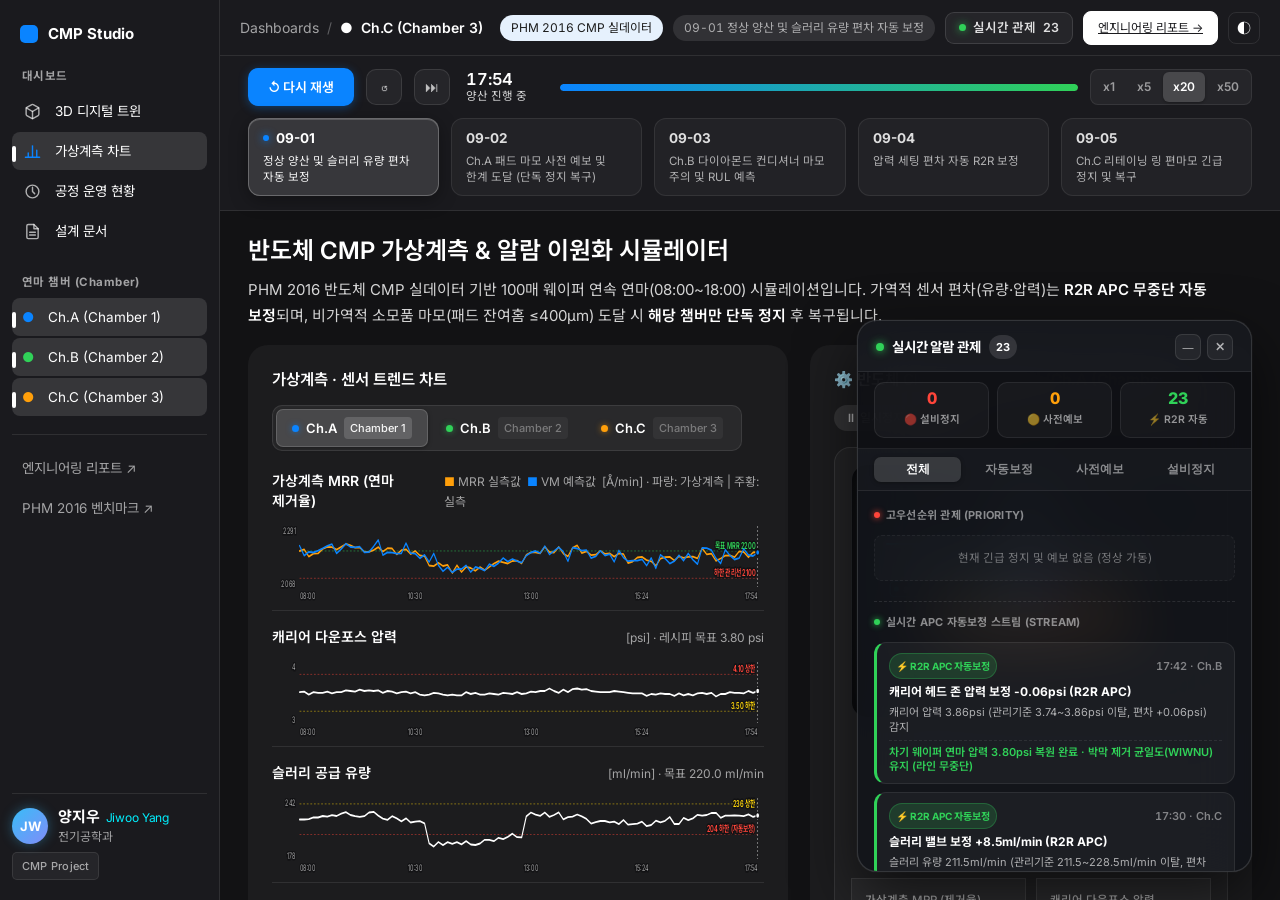
<file: index.html>
<!doctype html>
<html lang="ko" data-theme="dark">
<head>
<meta charset="utf-8">
<meta name="viewport" content="width=device-width, initial-scale=1">
<title>반도체 CMP 가상계측 & 알람 이원화 시뮬레이터</title>
<link rel="preconnect" href="https://fonts.googleapis.com">
<link rel="preconnect" href="https://fonts.gstatic.com" crossorigin>
<link href="https://fonts.googleapis.com/css2?family=Inter:wght@400;500;600;700&family=Noto+Sans+KR:wght@400;500;600;700&display=swap" rel="stylesheet">
<link rel="stylesheet" href="snowui-shell.css?v=3">
<link rel="stylesheet" href="style.css?v=3">
<style>
.sidebar-profile-footer {
  margin-top: auto !important;
  padding-top: 14px !important;
  border-top: 1px solid var(--line) !important;
  flex-shrink: 0 !important;
}
.sidebar-profile-card {
  display: flex !important;
  align-items: center !important;
  gap: 10px !important;
}
.profile-avatar {
  width: 36px !important;
  height: 36px !important;
  border-radius: 50% !important;
  background: linear-gradient(135deg, #38bdf8 0%, #818cf8 100%) !important;
  display: flex !important;
  align-items: center !important;
  justify-content: center !important;
  font-size: 13px !important;
  font-weight: 700 !important;
  color: #ffffff !important;
  flex-shrink: 0 !important;
  box-shadow: 0 0 12px rgba(56, 189, 248, 0.35) !important;
  user-select: none !important;
}
.profile-info {
  display: flex !important;
  flex-direction: column !important;
  min-width: 0 !important;
  line-height: 1.25 !important;
}
.profile-name {
  font-size: 15px !important;
  font-weight: 700 !important;
  color: var(--ink, #ffffff) !important;
  white-space: nowrap !important;
  letter-spacing: -0.01em !important;
  display: flex !important;
  align-items: baseline !important;
  gap: 6px !important;
}
.profile-sub {
  font-size: 12px !important;
  color: #00f0ff !important;
  font-weight: 400 !important;
}
.profile-role {
  font-size: 12px !important;
  color: var(--ink-40, #94a3b8) !important;
  white-space: nowrap !important;
  margin-top: 2px !important;
}
.sidebar-profile-meta {
  display: flex !important;
  align-items: center !important;
  gap: 6px !important;
  margin-top: 8px !important;
  font-size: 11px !important;
  color: var(--ink-40, #94a3b8) !important;
}
.profile-tag {
  background: rgba(255, 255, 255, 0.05) !important;
  border: 1px solid var(--line) !important;
  color: var(--ink-40, #94a3b8) !important;
  padding: 3px 9px !important;
  border-radius: 5px !important;
  font-size: 11px !important;
  font-weight: 500 !important;
  letter-spacing: 0.02em !important;
  display: inline-flex !important;
  align-items: center !important;
}
:root[data-theme="light"] .sidebar-profile-footer {
  border-top-color: rgba(0, 0, 0, 0.08) !important;
}
:root[data-theme="light"] .profile-name {
  color: #1c1c1e !important;
}
:root[data-theme="light"] .profile-sub {
  color: #0284c7 !important;
}
:root[data-theme="light"] .profile-role {
  color: #64748b !important;
}
:root[data-theme="light"] .profile-tag {
  background: rgba(0, 0, 0, 0.04) !important;
  border-color: rgba(0, 0, 0, 0.08) !important;
  color: #64748b !important;
}
</style>
</head>
<body>
<div class="shell">

<!-- 좌측 네비게이션 레일 (220px 고정 폭, 단일 행 유지) -->
<aside class="rail">
  <div class="rail-brand"><span class="rail-dot"></span><span>CMP Studio</span></div>

  <div class="rail-sec">대시보드</div>
  <nav class="rail-group">
    <a class="rail-row on" href="#s-twin" title="3D 디지털 트윈">
      <svg class="ri" viewBox="0 0 24 24" fill="none" stroke="currentColor" stroke-width="2" stroke-linecap="round" stroke-linejoin="round"><path d="M21 16V8a2 2 0 0 0-1-1.73l-7-4a2 2 0 0 0-2 0l-7 4A2 2 0 0 0 3 8v8a2 2 0 0 0 1 1.73l7 4a2 2 0 0 0 2 0l7-4A2 2 0 0 0 21 16z"/><polyline points="3.27 6.96 12 12.01 20.73 6.96"/><line x1="12" y1="22.08" x2="12" y2="12"/></svg>3D 디지털 트윈
    </a>
    <a class="rail-row" href="#s-chart" title="가상계측 센서 트렌드 차트">
      <svg class="ri" viewBox="0 0 24 24" fill="none" stroke="currentColor" stroke-width="2" stroke-linecap="round" stroke-linejoin="round"><line x1="18" y1="20" x2="18" y2="10"/><line x1="12" y1="20" x2="12" y2="4"/><line x1="6" y1="20" x2="6" y2="14"/><line x1="2" y1="20" x2="22" y2="20"/></svg>가상계측 차트
    </a>
    <a class="rail-row" href="#s-live" title="공정 운영 현황 및 장비 상태">
      <svg class="ri" viewBox="0 0 24 24" fill="none" stroke="currentColor" stroke-width="2" stroke-linecap="round" stroke-linejoin="round"><circle cx="12" cy="12" r="9"/><polyline points="12 6 12 12 15 15"/></svg>공정 운영 현황
    </a>
    <a class="rail-row" href="#s-about" title="설계 문서 및 아키텍처 읽는 법">
      <svg class="ri" viewBox="0 0 24 24" fill="none" stroke="currentColor" stroke-width="2" stroke-linecap="round" stroke-linejoin="round"><path d="M14 2H6a2 2 0 0 0-2 2v16a2 2 0 0 0 2 2h12a2 2 0 0 0 2-2V8z"/><polyline points="14 2 14 8 20 8"/><line x1="16" y1="13" x2="8" y2="13"/><line x1="16" y1="17" x2="8" y2="17"/></svg>설계 문서
    </a>
  </nav>

  <div class="rail-sec">연마 챔버 (Chamber)</div>
  <nav class="rail-group">
    <a class="rail-row" href="#s-chart" onclick="switchEqp(0)"><span style="color:#0a84ff">●</span>&nbsp; Ch.A (Chamber 1)</a>
    <a class="rail-row" href="#s-chart" onclick="switchEqp(1)"><span style="color:#30d158">●</span>&nbsp; Ch.B (Chamber 2)</a>
    <a class="rail-row" href="#s-chart" onclick="switchEqp(2)"><span style="color:#ff9f0a">●</span>&nbsp; Ch.C (Chamber 3)</a>
  </nav>

  <nav class="rail-group rail-ext">
    <a class="rail-row" href="project.html">엔지니어링 리포트 ↗</a>
    <a class="rail-row" href="https://www.phmsociety.org/events/conference/phm/16/data-challenge" target="_blank">PHM 2016 벤치마크 ↗</a>
  </nav>

  <div class="sidebar-profile-footer">
    <div class="sidebar-profile-card">
      <div class="profile-avatar">JW</div>
      <div class="profile-info">
        <div class="profile-name">양지우 <span class="profile-sub">Jiwoo Yang</span></div>
        <div class="profile-role">전기공학과</div>
      </div>
    </div>
    <div class="sidebar-profile-meta">
      <span class="profile-tag">CMP Project</span>
    </div>
  </div>
</aside>

<!-- 우측 메인 영역 -->
<div class="col">
  <header class="topbar">
    <div class="crumb"><span>Dashboards</span><span class="sep">/</span><b id="crumb-cur">CMP Overview</b></div>
    <div class="topbar-r">
      <span class="badge ok" title="IEEE PHM 2016 Data Challenge CMP Dataset">PHM 2016 CMP 실데이터</span>
      <span class="badge ghost" id="daybadge">—</span>
      <button id="dock-toggle-top" class="btn dock-top-btn" title="실시간 알람 관제창 열기/닫기">
        <span class="dock-top-dot"></span>실시간 관제 <span id="dock-top-cnt">0</span>
      </button>
      <a class="btn primary" href="project.html">엔지니어링 리포트 →</a>
      <button id="theme-btn" class="icon-btn" type="button" aria-label="테마 전환">◐</button>
    </div>
  </header>

  <div class="barwrap">
    <section class="bar" id="bar">
      <button id="play" class="play">▶ 재생</button>
      <button id="rst" class="mini" title="처음으로">↺</button>
      <button id="end" class="mini" title="끝으로">⏭</button>
      <div class="clock"><b id="clock">08:00</b><span id="slow">양산 진행 중</span></div>
      <div class="track"><i id="prog"></i></div>
      <nav id="spd" class="spd"></nav>
    </section>
    <nav class="daybar" id="days"></nav>
  </div>

  <!-- 단일 부드러운 스크롤 영역 (와이드 1760px 최적화) -->
  <div class="scroll">
    <div class="hero">
      <h1>반도체 CMP 가상계측 & 알람 이원화 시뮬레이터</h1>
      <p class="sub">PHM 2016 반도체 CMP 실데이터 기반 100매 웨이퍼 연속 연마(08:00~18:00) 시뮬레이션입니다.
      가역적 센서 편차(유량·압력)는 <b>R2R APC 무중단 자동 보정</b>되며, 비가역적 소모품 마모(패드 잔여홈 ≤400μm) 도달 시 <b>해당 챔버만 단독 정지</b> 후 복구됩니다.</p>
    </div>

    <div id="hold" class="hold"></div>

    <!-- 대시보드 메인 레이아웃 (빈 공간 없는 와이드 멀티 패널 그리드) -->
    <main class="dashboard-grid">

      <!-- 상단 2열 그리드: 좌측(차트) + 우측(3D 디지털 트윈) -->
      <div class="dash-row-top">

        <!-- 좌측: 가상계측 & 핵심 센서 트렌드 차트 -->
        <section class="panel panel-chart" id="s-chart">
          <div class="panel-head">
            <h2>가상계측 · 센서 트렌드 차트</h2>
            <nav id="eqps" class="tabs sm"></nav>
          </div>
          <div id="charts"></div>
          <p class="hint" style="margin-top:10px">세로선은 이상 감지 시점, 붉은 음영은 해당 챔버 단독 정지 구간입니다.
          공정 제어 밴드(Process Window) 스케일링으로 정지 중에도 신호 거동이 유지됩니다.</p>
        </section>

        <!-- 우측: 3D 디지털 트윈 & 실시간 텔레메트리 게이지 -->
        <section class="panel panel-twin" id="s-twin">
          <div class="panel-head">
            <h2>⚙️ 반도체 CMP 3D 디지털 트윈 (<span id="twin-ch-name">Ch.A</span>)</h2>
            <div id="twin-status-badge"><span class="badge ok">🟢 정상 가동 중</span></div>
          </div>

          <div class="cmp-twin-card" id="cmp-twin-card">
            <!-- 3D 아이소메트릭 연마 챔버 시각화 -->
            <div class="cmp-3d-viewport">
              <svg id="cmp-3d-sim" viewBox="0 0 540 370" class="cmp-3d-svg">
                <defs>
                  <radialGradient id="platen-grad" cx="50%" cy="50%" r="50%">
                    <stop offset="0%" stop-color="#2e2e34"/>
                    <stop offset="80%" stop-color="#1c1c20"/>
                    <stop offset="100%" stop-color="#121215"/>
                  </radialGradient>
                  <radialGradient id="pad-grad" cx="45%" cy="40%" r="55%">
                    <stop offset="0%" stop-color="#d4a373"/>
                    <stop offset="65%" stop-color="#bc6c25"/>
                    <stop offset="100%" stop-color="#783d0f"/>
                  </radialGradient>
                  <linearGradient id="platen-side-grad" x1="0%" y1="0%" x2="0%" y2="100%">
                    <stop offset="0%" stop-color="#3e3e46"/>
                    <stop offset="50%" stop-color="#25252b"/>
                    <stop offset="100%" stop-color="#141418"/>
                  </linearGradient>
                  <linearGradient id="metal-col-grad" x1="0%" y1="0%" x2="100%" y2="0%">
                    <stop offset="0%" stop-color="#2c2c32"/>
                    <stop offset="35%" stop-color="#4e4e58"/>
                    <stop offset="70%" stop-color="#34343c"/>
                    <stop offset="100%" stop-color="#1e1e24"/>
                  </linearGradient>
                  <linearGradient id="wafer-sheen-grad" x1="0%" y1="0%" x2="100%" y2="0%">
                    <stop offset="0%" stop-color="#00b4d8"/>
                    <stop offset="35%" stop-color="#90e0ef"/>
                    <stop offset="70%" stop-color="#7209b7"/>
                    <stop offset="100%" stop-color="#0077b6"/>
                  </linearGradient>
                  <radialGradient id="slurry-drop-grad" cx="50%" cy="50%" r="50%">
                    <stop offset="0%" stop-color="#e0f7fa"/>
                    <stop offset="60%" stop-color="#00e5ff"/>
                    <stop offset="100%" stop-color="#0097a7"/>
                  </radialGradient>
                </defs>

                <!-- 하부 섀도우 -->
                <ellipse cx="270" cy="280" rx="210" ry="72" fill="rgba(0,0,0,0.65)" filter="blur(10px)"/>

                <!-- 1. 플래튼 원통 측면 압출 -->
                <path d="M75,235 C75,278 465,278 465,235 L465,260 C465,303 75,303 75,260 Z" fill="url(#platen-side-grad)" stroke="#3a3a42" stroke-width="1.2"/>

                <!-- 2. 플래튼 상부 림 -->
                <ellipse cx="270" cy="235" rx="195" ry="68" fill="url(#platen-grad)" stroke="#4e4e58" stroke-width="2"/>

                <!-- 3. IC1000 폴리우레탄 패드 -->
                <ellipse cx="270" cy="232" rx="180" ry="60" fill="url(#pad-grad)" stroke="#92400e" stroke-width="1.5"/>

                <!-- 패드 동심원 미세 그루브 -->
                <ellipse cx="270" cy="232" rx="160" ry="53" fill="none" stroke="rgba(0,0,0,0.28)" stroke-width="1.5"/>
                <ellipse cx="270" cy="232" rx="135" ry="45" fill="none" stroke="rgba(0,0,0,0.28)" stroke-width="1.5"/>
                <ellipse cx="270" cy="232" rx="105" ry="35" fill="none" stroke="rgba(0,0,0,0.28)" stroke-width="1.5"/>
                <ellipse cx="270" cy="232" rx="75" ry="25" fill="none" stroke="rgba(0,0,0,0.28)" stroke-width="1.5"/>

                <!-- 플래튼 회전 궤적 벡터 (Cyan Dashed Halo) -->
                <ellipse cx="270" cy="232" rx="150" ry="50" fill="none" stroke="#00e5ff" stroke-width="2.5" stroke-dasharray="14 10" class="iso-spin-anim" opacity="0.85"/>

                <!-- 플래튼 회전 콜아웃 -->
                <g transform="translate(130, 240)">
                  <circle cx="0" cy="0" r="14" fill="rgba(20,20,24,0.88)" stroke="#00e5ff" stroke-width="1.5"/>
                  <path d="M-6,0 A6,6 0 1,1 6,0 M6,-4 L6,0 L2,0" fill="none" stroke="#00e5ff" stroke-width="1.8" stroke-linecap="round"/>
                </g>

                <!-- 4. 슬러리 공급 디스펜서 노즐 & 액적 드랍 -->
                <g id="slurry-nozzle-arm">
                  <path d="M40,110 L155,110 L165,160" fill="none" stroke="url(#metal-col-grad)" stroke-width="12" stroke-linecap="round" stroke-linejoin="round"/>
                  <path d="M40,110 L155,110 L165,160" fill="none" stroke="#00b4d8" stroke-width="3" stroke-linecap="round" stroke-linejoin="round"/>
                  <rect x="157" y="158" width="16" height="12" rx="3" fill="#00e5ff" stroke="#0077b6" stroke-width="1"/>
                  <!-- 낙하 액적 -->
                  <g class="iso-drip-anim" transform="translate(165, 172)">
                    <ellipse cx="0" cy="0" rx="3.5" ry="5.5" fill="url(#slurry-drop-grad)"/>
                  </g>
                  <!-- 패드 위 슬러리 박막 -->
                  <ellipse cx="175" cy="236" rx="30" ry="10" fill="#00e5ff" opacity="0.35" filter="blur(1px)"/>
                </g>

                <!-- 5. 다이아몬드 컨디셔너 드레서 유닛 -->
                <g id="conditioner-arm-assembly" class="iso-sweep-anim">
                  <path d="M495,110 L395,140 L395,190" fill="none" stroke="url(#metal-col-grad)" stroke-width="14" stroke-linecap="round" stroke-linejoin="round"/>
                  <path d="M495,110 L395,140 L395,190" fill="none" stroke="#ffd166" stroke-width="2.5" stroke-linecap="round" stroke-linejoin="round"/>
                  <rect x="382" y="180" width="26" height="20" rx="4" fill="#2c2c32" stroke="#ffd166" stroke-width="1.5"/>
                  <ellipse cx="395" cy="208" rx="28" ry="9" fill="#ffd166" stroke="#b58308" stroke-width="1.5"/>
                  <ellipse cx="395" cy="207" rx="24" ry="7" fill="#b58308" opacity="0.6"/>
                </g>

                <!-- 6. 캐리어 로봇 헤드 & 300mm 웨이퍼 -->
                <g id="carrier-head-group" class="iso-head-anim">
                  <rect x="235" y="25" width="70" height="110" rx="10" fill="url(#metal-col-grad)" stroke="#52525c" stroke-width="2"/>
                  <rect x="264" y="35" width="12" height="40" rx="3" fill="#00e5ff" opacity="0.8" filter="blur(0.5px)"/>
                  <!-- 유압 피스톤 로드 -->
                  <rect x="247" y="132" width="10" height="35" rx="2" fill="#71717a" stroke="#3f3f46" stroke-width="1"/>
                  <rect x="283" y="132" width="10" height="35" rx="2" fill="#71717a" stroke="#3f3f46" stroke-width="1"/>
                  <!-- 캐리어 척 몸체 -->
                  <path d="M205,170 C205,188 335,188 335,170 L335,184 C335,202 205,202 205,184 Z" fill="#27272a" stroke="#52525c" stroke-width="1.5"/>
                  <ellipse cx="270" cy="170" rx="65" ry="22" fill="url(#metal-col-grad)" stroke="#71717a" stroke-width="2"/>
                  <!-- 리테이너 링 -->
                  <ellipse cx="270" cy="186" rx="64" ry="21" fill="none" stroke="#e4e4e7" stroke-width="4"/>
                  <!-- 300mm 실리콘 웨이퍼 -->
                  <ellipse cx="270" cy="187" rx="58" ry="19" fill="url(#wafer-sheen-grad)" stroke="#00e5ff" stroke-width="1.5"/>
                  <!-- 다운포스 압력 벡터 화살표 (Fz) -->
                  <g stroke="#30d158" stroke-width="2.5" stroke-linecap="round" stroke-linejoin="round">
                    <path d="M245,152 L245,164 M241,160 L245,165 L249,160"/>
                    <path d="M270,152 L270,164 M266,160 L270,165 L274,160"/>
                    <path d="M295,152 L295,164 M291,160 L295,165 L299,160"/>
                  </g>
                </g>

                <!-- 7. 홀로그래픽 실시간 텔레메트리 HUD 배지 -->
                <!-- 압력 HUD -->
                <g transform="translate(345, 125)">
                  <line x1="-15" y1="35" x2="0" y2="0" stroke="#30d158" stroke-width="1.2" stroke-dasharray="2 2"/>
                  <rect x="0" y="-12" width="138" height="24" rx="6" fill="rgba(18,18,22,0.92)" stroke="#30d158" stroke-width="1.2"/>
                  <circle cx="10" cy="0" r="4" fill="#30d158"/>
                  <text x="20" y="4" fill="#fff" font-size="10.5" font-weight="700">압력: <tspan id="hud-3d-press">3.80 psi</tspan></text>
                </g>

                <!-- 슬러리 유량 HUD -->
                <g transform="translate(45, 170)">
                  <line x1="120" y1="-10" x2="140" y2="10" stroke="#00e5ff" stroke-width="1.2" stroke-dasharray="2 2"/>
                  <rect x="0" y="0" width="142" height="24" rx="6" fill="rgba(18,18,22,0.92)" stroke="#00e5ff" stroke-width="1.2"/>
                  <circle cx="10" cy="12" r="4" fill="#00e5ff"/>
                  <text x="20" y="16" fill="#fff" font-size="10.5" font-weight="700">유량: <tspan id="hud-3d-flow">220.0 ml/min</tspan></text>
                </g>

                <!-- 플래튼 회전수 HUD -->
                <g transform="translate(55, 305)">
                  <line x1="130" y1="-30" x2="90" y2="0" stroke="#00e5ff" stroke-width="1.2" stroke-dasharray="2 2"/>
                  <rect x="0" y="0" width="132" height="24" rx="6" fill="rgba(18,18,22,0.92)" stroke="#4a4a52" stroke-width="1.2"/>
                  <circle cx="10" cy="12" r="4" fill="#00e5ff"/>
                  <text x="20" y="16" fill="#fff" font-size="10.5" font-weight="700">플래튼: <tspan id="hud-3d-rpm">92.0 RPM</tspan></text>
                </g>

                <!-- 다이아몬드 드레서 HUD -->
                <g transform="translate(365, 275)">
                  <line x1="30" y1="-45" x2="10" y2="0" stroke="#ffd166" stroke-width="1.2" stroke-dasharray="2 2"/>
                  <rect x="0" y="0" width="145" height="24" rx="6" fill="rgba(18,18,22,0.92)" stroke="#ffd166" stroke-width="1.2"/>
                  <circle cx="10" cy="12" r="4" fill="#ffd166"/>
                  <text x="20" y="16" fill="#fff" font-size="10.5" font-weight="700">드레서: <tspan id="hud-3d-dresser">100.0 RPM</tspan></text>
                </g>

                <!-- 8. 단독 정지 비상 오버레이 -->
                <g id="cmp-3d-halt-overlay" opacity="0" style="transition: opacity 0.3s ease;">
                  <rect x="35" y="20" width="470" height="320" rx="14" fill="rgba(255,69,58,0.22)" stroke="#ff453a" stroke-width="2"/>
                  <rect x="120" y="145" width="300" height="60" rx="10" fill="rgba(18,18,22,0.96)" stroke="#ff453a" stroke-width="2"/>
                  <text x="270" y="172" fill="#ff453a" font-size="15" font-weight="800" text-anchor="middle">⚠️ 챔버 단독 정지 (HALTED)</text>
                  <text x="270" y="192" fill="rgba(255,255,255,0.9)" font-size="12" font-weight="600" text-anchor="middle">헤드 상승(Head-Up) · 패드 교체 필요</text>
                </g>
              </svg>
            </div>

            <!-- 실시간 챔버 센서 4대 게이지 (2x2) -->
            <div class="cmp-gauges-grid">
              <div class="gauge-card">
                <div class="gauge-lab">가상계측 MRR (제거율)</div>
                <div class="gauge-val ok" id="g-mrr">2,204 Å/min</div>
                <div class="gauge-sub" id="g-mrr-err">실시간 가상계측 정상</div>
              </div>
              <div class="gauge-card">
                <div class="gauge-lab">캐리어 다운포스 압력</div>
                <div class="gauge-val" id="g-press">3.80 psi</div>
                <div class="gauge-sub">목표: 3.80 psi (R2R 연동)</div>
              </div>
              <div class="gauge-card">
                <div class="gauge-lab">슬러리 공급 유량</div>
                <div class="gauge-val" id="g-flow">220.0 ml/min</div>
                <div class="gauge-sub">공급 밸브 안정 제어</div>
              </div>
              <div class="gauge-card">
                <div class="gauge-lab">패드 잔여 홈 & RUL</div>
                <div class="gauge-val warn" id="g-wear">980.0 μm</div>
                <div class="gauge-sub" id="g-rul">잔여 351매 (임계 400μm)</div>
              </div>
            </div>
          </div>
        </section>
      </div> <!-- /.dash-row-top -->

      <!-- 중간 전체 폭: 공정 운영 현황 & 장비 종합 상태 (Equipment Status: 속도계 + 가로 막대 그래프) -->
      <section class="panel panel-status" id="s-live">
        <div class="panel-head">
          <h2>공정 운영 현황 & 장비 종합 상태 (Equipment Status)</h2>
          <div class="hint" id="title"></div>
        </div>

        <div class="eqp-status-container">
          <!-- 좌측: 자동차 계기판/속도계 형태의 가상계측 MRR 게이지 -->
          <div class="speedo-box">
            <div class="status-card-header">
              <span class="status-dot ok"></span>
              <b>가상계측 MRR 제거율 계기판</b>
              <span class="status-tag">정상 제어 밴드 (2,100~2,300 Å/min)</span>
            </div>

            <div class="speedo-visual-wrap">
              <svg viewBox="0 0 260 175" class="speedo-svg">
                <defs>
                  <linearGradient id="speedo-bg-grad" x1="0%" y1="0%" x2="100%" y2="0%">
                    <stop offset="0%" stop-color="rgba(255,255,255,0.04)"/>
                    <stop offset="100%" stop-color="rgba(255,255,255,0.08)"/>
                  </linearGradient>
                  <linearGradient id="speedo-norm-grad" x1="0%" y1="0%" x2="100%" y2="0%">
                    <stop offset="0%" stop-color="#30d158"/>
                    <stop offset="100%" stop-color="#00e5ff"/>
                  </linearGradient>
                </defs>

                <!-- 배경 게이지 트랙 (240도 원호: 150도 ~ 390도) -->
                <path d="M 47.7 177.5 A 95 95 0 1 1 212.3 177.5" fill="none" stroke="rgba(255,255,255,0.08)" stroke-width="16" stroke-linecap="round"/>

                <!-- 하한 이탈 경고 구간 (1800 ~ 2100 Å/min: 150도 ~ 240도) -->
                <path d="M 47.7 177.5 A 95 95 0 0 1 82.5 47.7" fill="none" stroke="rgba(255,159,10,0.35)" stroke-width="16" stroke-linecap="round"/>

                <!-- 정상 공정 윈도우 구간 (2100 ~ 2300 Å/min: 240도 ~ 300도) -->
                <path d="M 82.5 47.7 A 95 95 0 0 1 177.5 47.7" fill="none" stroke="url(#speedo-norm-grad)" stroke-width="16" stroke-linecap="round"/>

                <!-- 상한 이탈 경고 구간 (2300 ~ 2600 Å/min: 300도 ~ 390도) -->
                <path d="M 177.5 47.7 A 95 95 0 0 1 212.3 177.5" fill="none" stroke="rgba(255,159,10,0.35)" stroke-width="16" stroke-linecap="round"/>

                <!-- 눈금 틱 마크 -->
                <line x1="58" y1="160" x2="67" y2="154" stroke="rgba(255,255,255,0.3)" stroke-width="1.5"/>
                <line x1="89" y1="59" x2="96" y2="71" stroke="#30d158" stroke-width="2"/>
                <line x1="130" y1="35" x2="130" y2="51" stroke="#00e5ff" stroke-width="2.5"/>
                <line x1="171" y1="59" x2="164" y2="71" stroke="#30d158" stroke-width="2"/>
                <line x1="202" y1="160" x2="193" y2="154" stroke="rgba(255,255,255,0.3)" stroke-width="1.5"/>

                <!-- 기준 레이블 -->
                <text x="40" y="182" fill="rgba(255,255,255,0.4)" font-size="9" font-weight="600" text-anchor="end">1800</text>
                <text x="74" y="42" fill="#ff9f0a" font-size="9" font-weight="700" text-anchor="end">2100 LCL</text>
                <text x="130" y="28" fill="#00e5ff" font-size="10" font-weight="800" text-anchor="middle">목표 2200</text>
                <text x="186" y="42" fill="#ff9f0a" font-size="9" font-weight="700" text-anchor="start">2300 UCL</text>
                <text x="220" y="182" fill="rgba(255,255,255,0.4)" font-size="9" font-weight="600" text-anchor="start">2600</text>

                <!-- 동적 지침 바늘 (Needle Indicator) -->
                <g id="speedo-needle-group" style="transform-origin: 130px 130px; transform: rotate(0deg); transition: transform 0.25s cubic-bezier(0.16, 1, 0.3, 1);">
                  <line x1="130" y1="130" x2="130" y2="46" stroke="#00e5ff" stroke-width="3" stroke-linecap="round" filter="drop-shadow(0 0 6px rgba(0,229,255,0.8))"/>
                  <circle cx="130" cy="130" r="8" fill="#1c1d22" stroke="#00e5ff" stroke-width="2.5"/>
                  <circle cx="130" cy="130" r="3" fill="#00e5ff"/>
                </g>
              </svg>

              <!-- 계기판 중앙 디지털 수치 표출 -->
              <div class="speedo-digital">
                <div class="speedo-val-row"><b id="speedo-mrr-val">2,204</b> <small>Å/min</small></div>
                <div class="speedo-sub-row" id="speedo-mrr-desc">실측 대비 오차 +4.2 Å/min (정상 제어)</div>
              </div>
            </div>
          </div>

          <!-- 우측: 가로 막대 그래프 5종 (Distribution Progress Bars) -->
          <div class="bars-box">
            <div class="status-card-header">
              <span class="status-dot auto"></span>
              <b>공정 이상 및 R2R 조치 분포 (Distribution)</b>
              <span class="status-tag">실시간 누적 집계</span>
            </div>

            <div class="bars-list">
              <!-- 1. 원시 센서 임계 초과 -->
              <div class="bar-row">
                <div class="bar-row-info">
                  <span class="bar-row-lab">원시 센서 임계 초과</span>
                  <span class="bar-row-val warn" id="b-raw-val">0건</span>
                </div>
                <div class="bar-track"><div class="bar-fill raw" id="b-raw-fill" style="width: 0%;"></div></div>
                <div class="bar-row-sub">단순 3σ 임계 이탈 (기존 팹 일괄 알람 유발)</div>
              </div>

              <!-- 2. R2R 자동 보정 -->
              <div class="bar-row">
                <div class="bar-row-info">
                  <span class="bar-row-lab">⚡ R2R APC 무중단 자동 보정</span>
                  <span class="bar-row-val ok" id="b-auto-val">0건</span>
                </div>
                <div class="bar-track"><div class="bar-fill auto" id="b-auto-fill" style="width: 0%;"></div></div>
                <div class="bar-row-sub">슬러리 유량·공압 밸브 레시피 즉시 보정 (무중단)</div>
              </div>

              <!-- 3. 사람 조치 필요 -->
              <div class="bar-row">
                <div class="bar-row-info">
                  <span class="bar-row-lab">👤 사람 개입 필요 (소모품 PM)</span>
                  <span class="bar-row-val crit" id="b-man-val">0건</span>
                </div>
                <div class="bar-track"><div class="bar-fill man" id="b-man-fill" style="width: 0%;"></div></div>
                <div class="bar-row-sub">비가역 패드 잔여홈(≤400μm) 마모 챔버 단독 정지</div>
              </div>

              <!-- 4. 회피한 라인 정지 -->
              <div class="bar-row">
                <div class="bar-row-info">
                  <span class="bar-row-lab">🛡️ 회피한 라인 정지 (셧다운 방지)</span>
                  <span class="bar-row-val info" id="b-avoid-val">0건</span>
                </div>
                <div class="bar-track"><div class="bar-fill avoid" id="b-avoid-fill" style="width: 0%;"></div></div>
                <div class="bar-row-sub">APC 자동 해결로 방지한 불필요 설비 셧다운</div>
              </div>

              <!-- 5. 정지 손실 시간 -->
              <div class="bar-row">
                <div class="bar-row-info">
                  <span class="bar-row-lab">⏱️ 정지 손실 시간 (Downtime Loss)</span>
                  <span class="bar-row-val crit" id="b-dt-val">0분</span>
                </div>
                <div class="bar-track"><div class="bar-fill dt" id="b-dt-fill" style="width: 0%;"></div></div>
                <div class="bar-row-sub" id="b-dt-sub">정상 가동 (손실 0분)</div>
              </div>
            </div>
          </div>
        </div>

        <!-- AI 양산 브리핑 -->
        <div class="brief-box">
          <span class="tag">AI 양산 브리핑</span>
          <p id="brief"></p>
        </div>
      </section>

      <!-- 하단 전체 폭: CMP 아키텍처 & 물리 거동 가이드 (3개 카드) -->
      <section class="panel" id="s-about">
        <div class="panel-head">
          <h2>CMP 공정 운영 아키텍처 & 물리 거동 가이드</h2>
          <div class="hint">상세 공학적 수치와 한계는 <a class="inline-link" href="project.html">엔지니어링 리포트</a>에 수록되어 있습니다</div>
        </div>

        <div class="about-grid">
          <div class="about-card">
            <div class="about-icon">🔬</div>
            <h3>가상계측(Virtual Metrology) 원리</h3>
            <p>CMP는 회전하는 패드와 슬러리 화학 반응으로 웨이퍼 표면을 나노 단위로 평탄화하는 전공정 핵심입니다.
            웨이퍼 전수를 물리 계측하면 팹 병목이 발생하므로, 압력·회전수·유량·마찰전류 등 설비 센서를 학습한 <b>머신러닝 가상계측 모델(MLP)</b>로 매 웨이퍼의 연마 제거율(MRR)을 실시간 추정합니다.</p>
          </div>

          <div class="about-card">
            <div class="about-icon">⚡</div>
            <h3>알람 이원화: 가역적 편차 vs 소모품 마모</h3>
            <p>사소한 유량 흔들림이나 압력 편차 등 가역적 이상은 <b>R2R APC(Run-to-Run)로 무중단 자동 보정</b>합니다.
            반면 폴리싱 패드 잔여 홈(≤400μm) 도달이나 다이아몬드 컨디셔너 한계 등 비가역적 소모품 마모 발생 시에만 <b>해당 챔버를 단독 정지</b>시키고 교체 승인을 요청합니다.</p>
          </div>

          <div class="about-card">
            <div class="about-icon">⏳</div>
            <h3>챔버 단독 정지와 RUL 사전 예보</h3>
            <p>패드 잔여 홈이 400~520μm 범위에 진입하면 라인을 세우지 않고 <b>차기 정기 PM(교대조)으로 교체를 사전 예약</b>합니다.
            임계점(400μm) 도달 시 이상 챔버만 0 RPM으로 정지되며, 나머지 챔버는 100% 정상 가동을 유지하여 라인 전체 셧다운 손실을 차단합니다.</p>
          </div>
        </div>
      </section>

    </main>

    <footer class="ftr">
      데이터: IEEE PHM 2016 Data Challenge (반도체 CMP 공정 센서 및 실측 MRR 데이터셋) ·
      가상계측 모델: Advanced MLP (Val R² 0.9710)
    </footer>
  </div> <!-- /.scroll -->

  <!-- 옵션 1 플로팅 팹 알람 관제 콘솔 (Floating Fab Console Widget) -->
  <aside class="fab-console" id="fab-console">
    <div class="fc-head">
      <div class="fc-title-group">
        <span class="fc-pulse"></span>
        <b class="fc-title">실시간 알람 관제</b>
        <span class="fc-cnt-badge" id="fc-cnt">0</span>
      </div>
      <div class="fc-ctrl-group">
        <button id="fab-min-btn" class="fc-ctrl-btn" title="최소화">—</button>
        <button id="fab-close-btn" class="fc-ctrl-btn" title="닫기">✕</button>
      </div>
    </div>

    <!-- 3단계 빠른 상태 요약 HUD -->
    <div class="fc-hud">
      <div class="fc-hud-box crit" data-f="man" title="비가역 마모 챔버 단독 정지">
        <b class="fc-hud-num" id="fc-crit">0</b>
        <span class="fc-hud-lbl">🔴 설비정지</span>
      </div>
      <div class="fc-hud-box warn" data-f="warn" title="RUL 소모품 사전예보 (PM 예약)">
        <b class="fc-hud-num" id="fc-warn">0</b>
        <span class="fc-hud-lbl">🟡 사전예보</span>
      </div>
      <div class="fc-hud-box auto" data-f="auto" title="R2R APC 무중단 자동 보정">
        <b class="fc-hud-num" id="fc-auto">0</b>
        <span class="fc-hud-lbl">⚡ R2R 자동</span>
      </div>
    </div>

    <!-- 필터 탭 -->
    <div class="fc-filter-bar">
      <button class="fc-tab on" data-f="all">전체</button>
      <button class="fc-tab" data-f="auto">자동보정</button>
      <button class="fc-tab" data-f="warn">사전예보</button>
      <button class="fc-tab" data-f="man">설비정지</button>
    </div>

    <!-- 알람 목록 본문 (고우선순위 상단 고정 + 하단 실시간 자동보정 스트림) -->
    <div class="fc-body">
      <div class="fc-sec-header">
        <span class="fc-sec-dot crit"></span>
        <span class="fc-sec-title">고우선순위 관제 (PRIORITY)</span>
      </div>
      <div id="console-pinned" class="fc-pinned-list">
        <div class="fc-pinned-empty">현재 긴급 정지 및 예보 없음 (정상 가동)</div>
      </div>

      <div class="fc-sec-header fc-stream-header">
        <span class="fc-sec-dot auto"></span>
        <span class="fc-sec-title">실시간 APC 자동보정 스트림 (STREAM)</span>
      </div>
      <div id="console-feed" class="fc-feed-list">
        <div class="fc-feed-empty">재생 시 실시간 자동 보정 내역이 수신됩니다.</div>
      </div>
    </div>
  </aside>

  <!-- 플로팅 런처 알약 배지 (콘솔 최소화 시 우측 하단에 표시) -->
  <button class="fab-launcher" id="fab-launcher" title="실시간 알람 관제창 열기">
    <span class="fab-launcher-dot"></span>
    <span class="fab-launcher-title">실시간 관제</span>
    <span class="fab-launcher-badge" id="fab-badge">정상 (0)</span>
  </button>

</div> <!-- /.col -->
</div> <!-- /.shell -->

<script src="data.js"></script>
<script src="app.js"></script>
<script src="snowui-shell.js"></script>
</body>
</html>
</file>
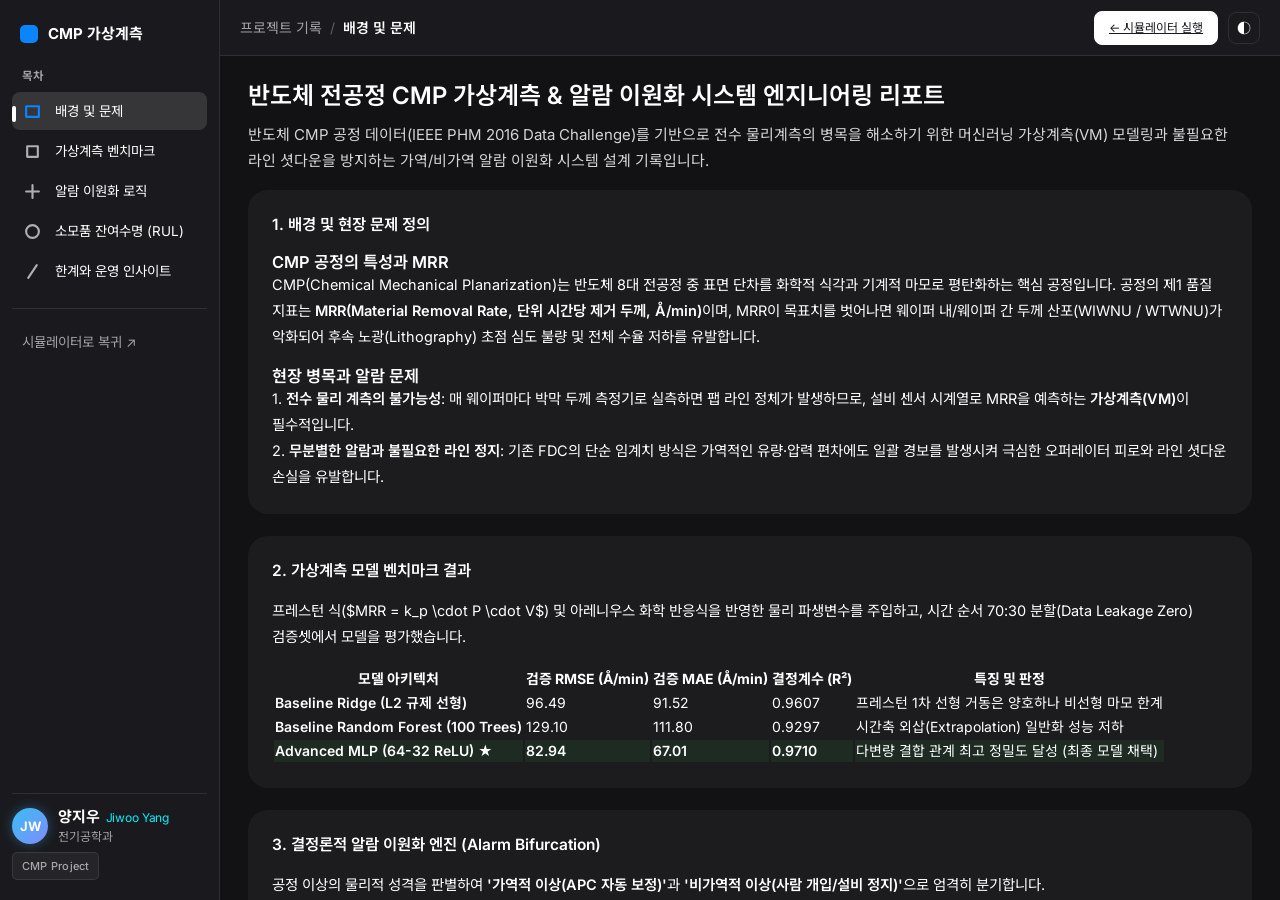
<file: project.html>
<!doctype html>
<html lang="ko" data-theme="dark">
<head>
<meta charset="utf-8">
<meta name="viewport" content="width=device-width, initial-scale=1">
<title>프로젝트 기록 — 반도체 CMP 가상계측 및 알람 이원화</title>
<link rel="preconnect" href="https://fonts.googleapis.com">
<link rel="preconnect" href="https://fonts.gstatic.com" crossorigin>
<link href="https://fonts.googleapis.com/css2?family=Inter:wght@400;500;600;700&family=Noto+Sans+KR:wght@400;500;600;700&display=swap" rel="stylesheet">
<link rel="stylesheet" href="snowui-shell.css?v=3">
<link rel="stylesheet" href="style.css?v=3">
<style>
.sidebar-profile-footer {
  margin-top: auto !important;
  padding-top: 14px !important;
  border-top: 1px solid var(--line) !important;
  flex-shrink: 0 !important;
}
.sidebar-profile-card {
  display: flex !important;
  align-items: center !important;
  gap: 10px !important;
}
.profile-avatar {
  width: 36px !important;
  height: 36px !important;
  border-radius: 50% !important;
  background: linear-gradient(135deg, #38bdf8 0%, #818cf8 100%) !important;
  display: flex !important;
  align-items: center !important;
  justify-content: center !important;
  font-size: 13px !important;
  font-weight: 700 !important;
  color: #ffffff !important;
  flex-shrink: 0 !important;
  box-shadow: 0 0 12px rgba(56, 189, 248, 0.35) !important;
  user-select: none !important;
}
.profile-info {
  display: flex !important;
  flex-direction: column !important;
  min-width: 0 !important;
  line-height: 1.25 !important;
}
.profile-name {
  font-size: 15px !important;
  font-weight: 700 !important;
  color: var(--ink, #ffffff) !important;
  white-space: nowrap !important;
  letter-spacing: -0.01em !important;
  display: flex !important;
  align-items: baseline !important;
  gap: 6px !important;
}
.profile-sub {
  font-size: 12px !important;
  color: #00f0ff !important;
  font-weight: 400 !important;
}
.profile-role {
  font-size: 12px !important;
  color: var(--ink-40, #94a3b8) !important;
  white-space: nowrap !important;
  margin-top: 2px !important;
}
.sidebar-profile-meta {
  display: flex !important;
  align-items: center !important;
  gap: 6px !important;
  margin-top: 8px !important;
  font-size: 11px !important;
  color: var(--ink-40, #94a3b8) !important;
}
.profile-tag {
  background: rgba(255, 255, 255, 0.05) !important;
  border: 1px solid var(--line) !important;
  color: var(--ink-40, #94a3b8) !important;
  padding: 3px 9px !important;
  border-radius: 5px !important;
  font-size: 11px !important;
  font-weight: 500 !important;
  letter-spacing: 0.02em !important;
  display: inline-flex !important;
  align-items: center !important;
}
:root[data-theme="light"] .sidebar-profile-footer {
  border-top-color: rgba(0, 0, 0, 0.08) !important;
}
:root[data-theme="light"] .profile-name {
  color: #1c1c1e !important;
}
:root[data-theme="light"] .profile-sub {
  color: #0284c7 !important;
}
:root[data-theme="light"] .profile-role {
  color: #64748b !important;
}
:root[data-theme="light"] .profile-tag {
  background: rgba(0, 0, 0, 0.04) !important;
  border-color: rgba(0, 0, 0, 0.08) !important;
  color: #64748b !important;
}
</style>
</head>
<body>
<div class="shell">

<aside class="rail">
  <div class="rail-brand"><span class="rail-dot"></span><span>CMP 가상계측</span></div>

  <div class="rail-sec">목차</div>
  <nav class="rail-group">
    <a class="rail-row" href="#p-bg"><svg class="ri" viewBox="0 0 16 16"><path d="M2 3h12v10H2z"/></svg>배경 및 문제</a>
    <a class="rail-row" href="#p-vm"><svg class="ri" viewBox="0 0 16 16"><path d="M3 13V3h10v10z"/></svg>가상계측 벤치마크</a>
    <a class="rail-row" href="#p-logic"><svg class="ri" viewBox="0 0 16 16"><path d="M8 2v12M2 8h12"/></svg>알람 이원화 로직</a>
    <a class="rail-row" href="#p-rul"><svg class="ri" viewBox="0 0 16 16"><circle cx="8" cy="8" r="6"/></svg>소모품 잔여수명 (RUL)</a>
    <a class="rail-row" href="#p-limits"><svg class="ri" viewBox="0 0 16 16"><path d="M12 2L4 14"/></svg>한계와 운영 인사이트</a>
  </nav>

  <nav class="rail-group rail-ext">
    <a class="rail-row" href="./">시뮬레이터로 복귀 ↗</a>
  </nav>

  <div class="sidebar-profile-footer">
    <div class="sidebar-profile-card">
      <div class="profile-avatar">JW</div>
      <div class="profile-info">
        <div class="profile-name">양지우 <span class="profile-sub">Jiwoo Yang</span></div>
        <div class="profile-role">전기공학과</div>
      </div>
    </div>
    <div class="sidebar-profile-meta">
      <span class="profile-tag">CMP Project</span>
    </div>
  </div>
</aside>

<div class="col">
  <header class="topbar">
    <div class="crumb"><span>프로젝트 기록</span><span class="sep">/</span><b id="crumb-cur">엔지니어링 리포트</b></div>
    <div class="topbar-r">
      <a class="btn primary" href="./">← 시뮬레이터 실행</a>
      <button id="theme-btn" class="icon-btn" type="button" aria-label="테마 전환">◐</button>
    </div>
  </header>

  <div class="scroll">
    <div class="hero">
      <h1>반도체 전공정 CMP 가상계측 & 알람 이원화 시스템 엔지니어링 리포트</h1>
      <p class="sub">반도체 CMP 공정 데이터(IEEE PHM 2016 Data Challenge)를 기반으로 전수 물리계측의 병목을 해소하기 위한 머신러닝 가상계측(VM) 모델링과 불필요한 라인 셧다운을 방지하는 가역/비가역 알람 이원화 시스템 설계 기록입니다.</p>
    </div>

    <main>

      <!-- 배경 및 문제 -->
      <section class="panel" id="p-bg">
        <div class="panel-head"><h2>1. 배경 및 현장 문제 정의</h2></div>
        <h3 class="sub-h">CMP 공정의 특성과 MRR</h3>
        <p class="para">CMP(Chemical Mechanical Planarization)는 반도체 8대 전공정 중 표면 단차를 화학적 식각과 기계적 마모로 평탄화하는 핵심 공정입니다.
        공정의 제1 품질 지표는 <b>MRR(Material Removal Rate, 단위 시간당 제거 두께, Å/min)</b>이며,
        MRR이 목표치를 벗어나면 웨이퍼 내/웨이퍼 간 두께 산포(WIWNU / WTWNU)가 악화되어 후속 노광(Lithography) 초점 심도 불량 및 전체 수율 저하를 유발합니다.</p>

        <h3 class="sub-h">현장 병목과 알람 문제</h3>
        <p class="para">1. <b>전수 물리 계측의 불가능성</b>: 매 웨이퍼마다 박막 두께 측정기로 실측하면 팹 라인 정체가 발생하므로, 설비 센서 시계열로 MRR을 예측하는 <b>가상계측(VM)</b>이 필수적입니다.<br>
        2. <b>무분별한 알람과 불필요한 라인 정지</b>: 기존 FDC의 단순 임계치 방식은 가역적인 유량·압력 편차에도 일괄 경보를 발생시켜 극심한 오퍼레이터 피로와 라인 셧다운 손실을 유발합니다.</p>
      </section>

      <!-- 모델 성능 비교 -->
      <section class="panel" id="p-models">
        <div class="panel-head"><h2>2. 가상계측 모델 벤치마크 결과</h2></div>
        <p class="para">프레스턴 식($MRR = k_p \cdot P \cdot V$) 및 아레니우스 화학 반응식을 반영한 물리 파생변수를 주입하고, 시간 순서 70:30 분할(Data Leakage Zero) 검증셋에서 모델을 평가했습니다.</p>

        <table class="tbl" style="margin-top:14px">
          <thead>
            <tr>
              <th>모델 아키텍처</th>
              <th>검증 RMSE (Å/min)</th>
              <th>검증 MAE (Å/min)</th>
              <th>결정계수 (R²)</th>
              <th>특징 및 판정</th>
            </tr>
          </thead>
          <tbody>
            <tr>
              <td><b>Baseline Ridge (L2 규제 선형)</b></td>
              <td>96.49</td>
              <td>91.52</td>
              <td>0.9607</td>
              <td>프레스턴 1차 선형 거동은 양호하나 비선형 마모 한계</td>
            </tr>
            <tr>
              <td><b>Baseline Random Forest (100 Trees)</b></td>
              <td>129.10</td>
              <td>111.80</td>
              <td>0.9297</td>
              <td>시간축 외삽(Extrapolation) 일반화 성능 저하</td>
            </tr>
            <tr style="background:rgba(48,209,88,0.08)">
              <td><b>Advanced MLP (64-32 ReLU) ★</b></td>
              <td><b>82.94</b></td>
              <td><b>67.01</b></td>
              <td><b>0.9710</b></td>
              <td>다변량 결합 관계 최고 정밀도 달성 (최종 모델 채택)</td>
            </tr>
          </tbody>
        </table>
      </section>

      <!-- 알람 이원화 로직 -->
      <section class="panel" id="p-bifurcation">
        <div class="panel-head"><h2>3. 결정론적 알람 이원화 엔진 (Alarm Bifurcation)</h2></div>
        <p class="para">공정 이상의 물리적 성격을 판별하여 <b>'가역적 이상(APC 자동 보정)'</b>과 <b>'비가역적 이상(사람 개입/설비 정지)'</b>으로 엄격히 분기합니다.</p>

        <table class="tbl" style="margin-top:14px">
          <thead>
            <tr>
              <th>구분</th>
              <th>가역적 이상 경로 (A)</th>
              <th>비가역적 이상 경로 (B)</th>
            </tr>
          </thead>
          <tbody>
            <tr>
              <td><b>대표 대상</b></td>
              <td>슬러리 공급 유량 편차, 다운포스 압력 드리프트, 모터 RPM 편차</td>
              <td>폴리싱 패드 수명 한계(홈 소진), 컨디셔너 마모, 리테이닝 링 파손</td>
            </tr>
            <tr>
              <td><b>물리적 판별 근거</b></td>
              <td>레시피 밸브/모터 제어(R2R APC)로 즉시 복귀 가능한 단발성/오프셋 이상</td>
              <td>단조 증가하는 물리적 마모로, 파라미터를 건드려도 복구 불가능한 열화</td>
            </tr>
            <tr>
              <td><b>시스템 동작</b></td>
              <td><b>알람 미발생, 라인 정지 없음</b> (R2R 레시피 자동 보정 적용)</td>
              <td><b>알람 발생, 해당 챔버만 즉시 단독 정지</b> (타 챔버 정상 가동)</td>
            </tr>
            <tr>
              <td><b>UI 표기</b></td>
              <td>'자동 보정 이력' 타임라인에 보정량(ΔP, ΔFlow) 기록</td>
              <td>긴급 알람 팝업, 원인 소모품, 잔여수명(RUL), <b>[재가동] 버튼</b> 제시</td>
            </tr>
          </tbody>
        </table>

        <h3 class="sub-h" style="margin-top:24px">왜 해당 챔버만 세우는가? (멀티챔버 독립 정지 구조)</h3>
        <p class="para">실제 반도체 CMP 설비는 다수의 독립 챔버(Chamber 1, 2, 3)를 운영합니다.
        Ch.A(Chamber 1)의 패드가 수명을 다했다고 해서 정상 가동 중인 타 챔버까지 멈추는 것은 막대한 생산 손실(Downtime Loss)을 유발합니다.
        따라서 <b>이상 발생 챔버만 단독 홀딩하고 타 챔버의 가공 조업은 지속</b>되며, 작업자가 패드를 교체하고 재가동을 승인하는 순간 즉시 가공이 재개됩니다.</p>
      </section>

      <!-- RUL 추정 -->
      <section class="panel" id="p-rul">
        <div class="panel-head"><h2>4. 소모품 잔여수명(RUL) 추정 모델</h2></div>
        <p class="para">폴리싱 패드(IC1000)는 다이아몬드 드레서에 의해 지속적으로 컨디셔닝되며 홈 깊이(Groove Depth, 초기 1200μm)가 마모됩니다.
        홈 깊이가 400μm 이하로 떨어지면 슬러리 유동 통로가 막히며 수막 현상(Hydroplaning)과 스크래치가 급증합니다.
        본 시스템은 실시간 마모 궤적을 기반으로 잔여 웨이퍼 매수와 <b>95% 신뢰구간</b>을 동시 제공합니다.</p>

        <table class="kv" style="margin-top:16px">
          <tr><td><b>패드 마모 한계 기준선</b></td><td>잔여 홈 깊이 400.0 μm</td></tr>
          <tr><td><b>조기 경보(MAJ) 기준선</b></td><td>잔여 홈 깊이 480.0 μm (차기 정기 PM으로 이관)</td></tr>
          <tr><td><b>불확실성 구간 모델링</b></td><td>Stochastic Degradation Modeling (95% CI: ±1.96 · σ_RUL)</td></tr>
        </table>
      </section>

      <!-- 한계와 운영 인사이트 -->
      <section class="panel" id="p-limits">
        <div class="panel-head"><h2>5. 한계와 운영 인사이트</h2></div>
        <h3 class="sub-h">1. 왜 딥러닝 종단간(End-to-End) 알람을 쓰지 않고 결정론적 분기를 썼는가?</h3>
        <p class="para">실제 반도체 생산 현장에서는 "왜 라인이 정지되었는가"에 대한 완전한 설명 가능성(Explainability)과 재현성이 요구됩니다.
        블랙박스 딥러닝에 설비 셧다운 권한을 주면 모델의 오판(False Positive)으로 수억 원 가치의 웨이퍼 로트가 폐기될 수 있습니다.
        따라서 <b>가상계측은 딥러닝(MLP)의 뛰어난 근사 능력</b>을 활용하고, <b>알람 분기 및 정지 판단은 검증된 물리 룰 엔진</b>으로 분리했습니다.</p>

        <h3 class="sub-h">2. 데이터 소스 및 양산 적용 시 고려사항</h3>
        <p class="para">본 프로젝트는 반도체 양산 팹의 실제 CMP 공정 센서 및 MRR 계측 데이터셋인 <b>IEEE PHM 2016 Data Challenge 벤치마크 실데이터</b>를 기반으로 제작되었습니다.
        다구간 다운포스 압력(Z1~Z3, Retaining Ring), 정반/헤드 회전수, 슬러리 공급 유량, 모터 마찰 전류 및 패드 온도 시계열 센서와 실제 박막 두께 계측을 통한 MRR(Material Removal Rate) 실측값을 활용하여 모델을 학습하고 검증했습니다.
        실제 fab 현장 적용 시에는 슬러리 배치 변경(Chemical Lot Drift) 및 환경 온도 변동성을 지속 반영하는 온라인 모델 재학습(Continuous Learning) 파이프라인이 연계됩니다.</p>
      </section>

    </main>

    <footer class="ftr">
      반도체 전공정 CMP 가상계측 & 알람 이원화 프로젝트 · <a class="inline-link" href="./">시뮬레이터로 이동</a>
    </footer>
  </div>
</div>
</div>
<script src="snowui-shell.js"></script>
</body>
</html>
</file>
<file: snowui-shell.css>
/* ═══════════════════════════════════════════════════════════════════════
   SnowUI Shell — 포트폴리오 프로젝트용 재사용 스타일시트
   토큰 출처: claude.ai/design 프로젝트 "SnowUI Design System"
     tokens/colors.css · typography.css · shape.css · fonts.css
     ui_kits/dashboard/{Shell,NavRail,OverviewScreen}.jsx (레이아웃 값)

   원칙 — SnowUI 예시와 대조해 확정한 것
     · 패널은 테두리로 나누지 않는다. 배경색 차이와 여백으로 나눈다.
     · 간격 28 / 패딩 24 / 패널 radius 20 / 카드 radius 16.
     · 다크가 기본. 밝은 테마는 [data-theme="light"] 로 전환.
     · 다크에서도 KPI 카드는 파스텔 밝은 면을 유지하고 글자만 뒤집는다.
     · Inter 에는 한글 글리프가 없으므로 Noto Sans KR 을 뒤에 둔다.

   HTML 에 이 두 줄이 필요하다.
     <html lang="ko" data-theme="dark">
     <link href="https://fonts.googleapis.com/css2?family=Inter:wght@400;500;600;700&family=Noto+Sans+KR:wght@400;500;600;700&display=swap" rel="stylesheet">
   ═══════════════════════════════════════════════════════════════════════ */

:root{
  --ink:rgb(28,28,28); --ink-80:rgba(28,28,28,.82); --ink-40:rgba(28,28,28,.58);
  --ink-20:rgba(28,28,28,.28); --ink-10:rgba(28,28,28,.1); --ink-05:rgba(28,28,28,.05);
  --surface-page:rgb(255,255,255);
  --surface-app:rgb(249,249,250);
  --surface-panel:rgb(255,255,255);
  --surface-sunken:rgb(247,249,251);
  --surface-hover:rgba(0,0,0,.04);
  --surface-selected:rgba(28,28,28,.05);
  --line:rgba(0,0,0,.1);
  --text-inverse:rgb(28,28,28);

  --fill-blue:rgb(230,241,253); --fill-purple:rgb(237,238,252);
  --fill-cyan:rgb(227,245,255); --fill-lilac:rgb(229,236,246);

  --accent:rgb(0,122,255);
  --warn:rgb(191,116,20); --warn-fill:rgb(255,244,229);
  --bad:rgb(200,40,40);   --bad-fill:rgb(255,236,236);
  --ok:rgb(35,150,72);    --ok-fill:rgb(233,248,238);

  --radius-8:8px; --radius-16:16px; --radius-20:20px; --radius-full:999px;
  --dur-fast:120ms; --dur-base:200ms; --ease:cubic-bezier(.4,0,.2,1);
  --font-sans:'Inter','Noto Sans KR',-apple-system,BlinkMacSystemFont,'Segoe UI',sans-serif;
}

:root[data-theme="dark"]{
  --ink:rgb(255,255,255); --ink-80:rgba(255,255,255,.82); --ink-40:rgba(255,255,255,.6);
  --ink-20:rgba(255,255,255,.3); --ink-10:rgba(255,255,255,.1); --ink-05:rgba(255,255,255,.1);
  --surface-page:#1a1a1e;
  --surface-app:#121214;
  --surface-panel:rgba(255,255,255,.045);
  --surface-sunken:rgba(255,255,255,.03);
  --surface-hover:rgba(255,255,255,.08);
  --surface-selected:rgba(255,255,255,.12);
  --line:rgba(255,255,255,.09);
  --fill-cyan:#e3f5ff;
  --text-inverse:rgb(28,28,28);
  /* SnowUI 는 다크에서도 이 파스텔 면들을 밝게 유지한다 */
  --fill-lilac:rgb(231,235,245); --fill-purple:rgb(231,231,238);
  --accent:rgb(10,132,255);
  --warn:rgb(255,159,10); --warn-fill:rgba(255,159,10,.14);
  --bad:rgb(255,69,58);   --bad-fill:rgba(255,69,58,.14);
  --ok:rgb(48,209,88);    --ok-fill:rgba(48,209,88,.14);
}

*{box-sizing:border-box;word-break:keep-all;overflow-wrap:break-word}
html,body{margin:0;padding:0;height:100%;word-break:keep-all;overflow-wrap:break-word}
body{background:var(--surface-app);color:var(--ink);font-family:var(--font-sans);
  font-size:14px;line-height:20px;letter-spacing:0;-webkit-font-smoothing:antialiased;
  word-break:keep-all;overflow-wrap:break-word}
h1,h2,h3,h4,h5,h6,p,span,b,em,td,th{word-break:keep-all;overflow-wrap:break-word}
h1,h2,h3{margin:0;font-weight:600}
b{font-weight:600;color:var(--ink)}
.tnum,.kpi-val,.kv,.cmp,.badge{font-variant-numeric:tabular-nums}

/* ═══ 셸 ═══ */
.shell{display:flex;height:100vh;overflow:hidden}
.rail{width:248px;flex:none;border-right:1px solid var(--line);background:var(--surface-page);
  padding:22px 14px;overflow-y:auto;display:flex;flex-direction:column}
.rail-brand{display:flex;align-items:center;gap:10px;padding:4px 10px 0;font-weight:600;font-size:15px}
.rail-dot{width:18px;height:18px;border-radius:5px;background:var(--accent);flex:none}
.rail-sec{font-size:12px;font-weight:600;letter-spacing:.03em;color:var(--ink-40);
  padding:4px 12px 6px;margin-top:22px}
.rail-group{display:flex;flex-direction:column;gap:2px}
.rail-row{display:flex;align-items:center;gap:2px;height:44px;padding:0 12px;
  border-radius:var(--radius-8);color:var(--ink);text-decoration:none;font-size:15px;
  position:relative;transition:background var(--dur-fast) var(--ease)}
.rail-row:hover{background:var(--surface-hover)}
.rail-row.on{background:var(--surface-selected)}
.rail-row.on::before{content:"";position:absolute;left:0;top:14px;width:4px;height:16px;
  border-radius:2px;background:var(--ink)}
span.ri{width:7px;height:7px;border-radius:4px;background:var(--ink-20);margin:0 10px 0 5px;flex:none}
.rail-row.on span.ri{background:var(--ink)}
.rail-ext{margin-top:18px;padding-top:14px;border-top:1px solid var(--line)}
.rail-ext .rail-row{color:var(--ink-40);padding-left:14px;font-size:13.5px;height:36px}
.rail-ext .rail-row:hover{color:var(--ink)}
.rail-foot{margin-top:auto;padding-top:20px;font-size:12px;color:var(--ink-40);text-align:center}

.col{flex:1;display:flex;flex-direction:column;min-width:0}
.topbar{height:56px;flex:none;border-bottom:1px solid var(--line);background:var(--surface-page);
  display:flex;align-items:center;justify-content:space-between;padding:0 20px;gap:14px}
.crumb{display:flex;align-items:center;gap:8px;font-size:14px;color:var(--ink-40);min-width:0}
.crumb b{color:var(--ink);white-space:nowrap;overflow:hidden;text-overflow:ellipsis}
.crumb .sep{color:var(--ink-20)}
.topbar-r{display:flex;align-items:center;gap:10px;flex:none}
.icon-btn{width:32px;height:32px;border-radius:var(--radius-8);border:1px solid var(--line);
  background:transparent;color:var(--ink);cursor:pointer;font-size:14px;line-height:1;
  transition:background var(--dur-fast) var(--ease)}
.icon-btn:hover{background:var(--surface-hover)}

.scroll{flex:1;overflow-y:auto;min-height:0;position:relative}  /* offsetTop 기준을 이 컨테이너로 */
.hero{max-width:1280px;margin:0 auto;padding:28px 28px 0}
.hero h1{font-size:24px;line-height:36px}
.sub{margin:8px 0 0;color:var(--ink-80);max-width:none;width:100%;font-size:15px;line-height:26px}
main{max-width:1280px;margin:0 auto;padding:20px 28px 48px;display:flex;flex-direction:column;gap:28px}
.ftr{border-top:1px solid var(--line);padding:16px 28px;text-align:center;
  color:var(--ink-20);font-size:12px}

/* ═══ 콘텐츠 ═══ */
.panel{background:var(--surface-panel);border:none;border-radius:var(--radius-20);padding:24px}
.panel-head{display:flex;align-items:baseline;gap:14px;flex-wrap:wrap;margin-bottom:16px}
.panel h2{font-size:15.5px;line-height:22px}
.hint{color:var(--ink-40);font-size:13px;line-height:20px}
.dim{color:var(--ink-40)}
.para{margin:0 0 16px;font-size:14.5px;line-height:26px;max-width:none;width:100%}
.para:last-child{margin-bottom:0}
.para.dim{color:var(--ink-40)}
.fig{display:block;width:100%;max-width:900px;height:auto;margin:8px 0 16px;
  border-radius:var(--radius-16);background:var(--surface-sunken)}
.inline-link{color:var(--accent);text-decoration:none;font-weight:600}
.inline-link:hover{text-decoration:underline;text-underline-offset:3px}

.badge{font-size:12px;line-height:18px;padding:3px 10px;border-radius:var(--radius-full);
  background:var(--fill-blue);color:var(--text-inverse);border:1px solid transparent;
  text-decoration:none;display:inline-block}
.badge.ghost{background:var(--ink-05);color:var(--ink-40)}
.badge.bad{background:var(--warn-fill);color:var(--warn)}

.btn{font-family:inherit;font-size:12px;line-height:18px;padding:7px 14px;
  border-radius:var(--radius-8);cursor:pointer;border:1px solid var(--line);
  background:transparent;color:var(--ink);transition:background var(--dur-fast) var(--ease)}
.btn:hover{background:var(--surface-hover)}
/* primary 글자색은 --text-inverse 가 아니라 페이지 배경색을 쓴다.
   --text-inverse 는 파스텔 면 위의 어두운 글자용이라 라이트에서 --ink 와 같은 색이 되어 글자가 사라진다. */
.btn.primary{background:var(--ink);border-color:var(--ink);color:var(--surface-page)}

/* KPI 카드 — 다크에서도 파스텔 면을 밝게 두고 글자만 뒤집는다 */
.kpi-row{display:grid;grid-template-columns:repeat(auto-fit,minmax(200px,1fr));gap:16px}
.kpi{background:var(--surface-sunken);border-radius:var(--radius-16);padding:20px;
  display:flex;flex-direction:column;gap:6px;
  transition:transform var(--dur-base) var(--ease)}
.kpi:hover{transform:translateY(-2px)}
.kpi.tint{background:var(--fill-blue);color:var(--text-inverse)}
.kpi.tint-2{background:var(--fill-lilac);color:var(--text-inverse)}
.kpi.tint .kpi-sub,.kpi.tint-2 .kpi-sub{color:rgba(28,28,28,.55)}
.kpi-lab{font-size:14px;line-height:20px;font-weight:600}
.kpi-val{font-size:24px;line-height:36px;font-weight:600}
.kpi-sub{font-size:12px;line-height:18px;color:var(--ink-40)}

/* 단계 목록 — ok / half / no 로 결과를 좌측 막대에 표시 */
.steps{display:flex;flex-direction:column;gap:12px}
.step{display:flex;gap:14px;background:var(--surface-sunken);border-radius:var(--radius-16);
  padding:18px 20px;border-left:3px solid var(--ink-20)}
.step.ok{border-left-color:var(--ok)}
.step.half{border-left-color:var(--warn)}
.step.no{border-left-color:var(--bad)}
.step-n{flex:none;width:22px;height:22px;border-radius:var(--radius-full);
  background:var(--ink-10);color:var(--ink);font-size:12px;font-weight:600;
  display:grid;place-items:center}
.step b{display:block;font-size:14px;line-height:20px;margin-bottom:4px}
.step p{margin:0;font-size:13px;line-height:21px;color:var(--ink-40);max-width:none}

/* 강조 블록 — 관점 전환·핵심 결론 */
.turn{background:var(--fill-blue);color:var(--text-inverse);border-radius:var(--radius-16);padding:22px}
.turn b{color:var(--text-inverse);font-size:14px}
.turn p{margin:8px 0 14px;font-size:14px;line-height:24px;color:rgba(28,28,28,.75);max-width:none}

.cmp,.kv{border-collapse:collapse;font-size:13px;line-height:20px}
.cmp{background:rgba(255,255,255,.55);border-radius:var(--radius-8);overflow:hidden}
.cmp th,.cmp td{padding:8px 14px;text-align:left;color:var(--text-inverse)}
.cmp th{font-weight:600;color:rgba(28,28,28,.5);font-size:12px}
.cmp tr + tr td{border-top:1px solid rgba(28,28,28,.08)}
.kv{width:100%;max-width:none;margin:4px 0 14px}
.kv td{padding:12px 0;font-size:14px;border-bottom:1px solid var(--line);vertical-align:top}
.kv td:first-child{width:180px;color:var(--ink-40)}

.limits{margin:0;padding-left:20px;display:flex;flex-direction:column;gap:10px}
.limits li{font-size:14px;line-height:22px;color:var(--ink-40);max-width:none}
.limits li b{color:var(--ink)}

@media (max-width:1100px){ .kpi-row{grid-template-columns:1fr} }
@media (max-width:820px){ .rail{display:none} }

/* ═══ Author Profile Card in Lower Sidebar (P-T Workbench Style) ═══ */
.sidebar-profile-footer {
  margin-top: auto !important;
  padding-top: 14px !important;
  border-top: 1px solid var(--line) !important;
  flex-shrink: 0 !important;
}
.sidebar-profile-card {
  display: flex !important;
  align-items: center !important;
  gap: 10px !important;
}
.sidebar-profile-footer .sidebar-profile-card {
  margin-top: 0 !important;
  padding-top: 0 !important;
  border-top: none !important;
}
.profile-avatar {
  width: 36px !important;
  height: 36px !important;
  border-radius: 50% !important;
  background: linear-gradient(135deg, #38bdf8 0%, #818cf8 100%) !important;
  display: flex !important;
  align-items: center !important;
  justify-content: center !important;
  font-size: 13px !important;
  font-weight: 700 !important;
  color: #ffffff !important;
  flex-shrink: 0 !important;
  box-shadow: 0 0 12px rgba(56, 189, 248, 0.35) !important;
  user-select: none !important;
}
.profile-info {
  display: flex !important;
  flex-direction: column !important;
  min-width: 0 !important;
  line-height: 1.25 !important;
}
.profile-name {
  font-size: 15px !important;
  font-weight: 700 !important;
  color: var(--ink, #ffffff) !important;
  white-space: nowrap !important;
  letter-spacing: -0.01em !important;
  display: flex !important;
  align-items: baseline !important;
  gap: 6px !important;
}
.profile-sub {
  font-size: 12px !important;
  color: #00f0ff !important;
  font-weight: 400 !important;
}
.profile-role {
  font-size: 12px !important;
  color: var(--ink-40, #94a3b8) !important;
  white-space: nowrap !important;
  margin-top: 2px !important;
}
.sidebar-profile-meta {
  display: flex !important;
  align-items: center !important;
  gap: 6px !important;
  margin-top: 8px !important;
  font-size: 11px !important;
  color: var(--ink-40, #94a3b8) !important;
}
.profile-tag {
  background: rgba(255, 255, 255, 0.05) !important;
  border: 1px solid var(--line) !important;
  color: var(--ink-40, #94a3b8) !important;
  padding: 3px 9px !important;
  border-radius: 5px !important;
  font-size: 11px !important;
  font-weight: 500 !important;
  letter-spacing: 0.02em !important;
  display: inline-flex !important;
  align-items: center !important;
}
:root[data-theme="light"] .sidebar-profile-footer {
  border-top-color: rgba(0, 0, 0, 0.08) !important;
}
:root[data-theme="light"] .profile-name {
  color: #1c1c1e !important;
}
:root[data-theme="light"] .profile-sub {
  color: #0284c7 !important;
}
:root[data-theme="light"] .profile-role {
  color: #64748b !important;
}
:root[data-theme="light"] .profile-tag {
  background: rgba(0, 0, 0, 0.04) !important;
  border-color: rgba(0, 0, 0, 0.08) !important;
  color: #64748b !important;
}
</file>
<file: style.css>
/* docs/style.css — CMP Virtual Metrology & Alarm Bifurcation Simulator
   ByeWind / SnowUI Design System Tokens & Front-End Fab Components */

:root {
  --min: rgb(255, 204, 0);
  --mrr-target: rgb(52, 199, 89);
  --mrr-pred: rgb(10, 132, 255);
}
:root[data-theme="dark"] {
  --min: rgb(255, 214, 10);
  --mrr-target: rgb(48, 209, 88);
  --mrr-pred: rgb(100, 210, 255);
}

/* ── 한국어 단어 줄바꿈 유지 ('있잔\n아' 같은 글자 잘림 방지) ──── */
html, body, p, h1, h2, h3, h4, h5, h6, .sub, .para, .hint, .row, .brief-box, .kpi, table, td, th {
  word-break: keep-all !important;
  overflow-wrap: break-word !important;
}
.sub, .para, .hint, .brief-box p, .panel p {
  max-width: none !important;
  width: 100% !important;
}

/* ── Top Bar & Playback Controls ─────────────────── */
.barwrap {
  flex: none;
  background: var(--surface-page);
  border-bottom: 1px solid var(--line);
}
.bar {
  max-width: 1280px;
  margin: 0 auto;
  padding: 12px 28px;
  display: flex;
  align-items: center;
  gap: 12px;
  flex-wrap: wrap;
}
.barwrap:has(.bar.alert) {
  background: var(--bad-fill, rgba(255, 69, 58, 0.08));
}

.play {
  background: #0a84ff;
  color: #ffffff;
  border: none;
  padding: 9px 20px;
  border-radius: 10px;
  cursor: pointer;
  font: inherit;
  font-size: 13px;
  font-weight: 600;
  white-space: nowrap;
  transition: all var(--dur-fast) var(--ease);
  box-shadow: 0 2px 10px rgba(10, 132, 255, 0.35);
  display: inline-flex;
  align-items: center;
  gap: 7px;
}
.play:hover {
  background: #0077ed;
  box-shadow: 0 4px 16px rgba(10, 132, 255, 0.5);
  transform: translateY(-1px);
}
.play.on {
  background: #ff9f0a;
  color: #121214;
  box-shadow: 0 2px 10px rgba(255, 159, 10, 0.4);
}

.mini {
  background: rgba(255, 255, 255, 0.05);
  border: 1px solid rgba(255, 255, 255, 0.1);
  color: rgba(255, 255, 255, 0.7);
  width: 36px;
  height: 36px;
  border-radius: 10px;
  cursor: pointer;
  font-size: 14px;
  display: inline-flex;
  align-items: center;
  justify-content: center;
  transition: all var(--dur-fast) var(--ease);
}
.mini:hover {
  background: rgba(255, 255, 255, 0.1);
  border-color: rgba(255, 255, 255, 0.22);
  color: #ffffff;
  transform: translateY(-1px);
}

.clock {
  display: flex;
  flex-direction: column;
  line-height: 1.2;
  padding: 0 4px;
  min-width: 86px;
}
.clock b {
  font-size: 16.5px;
  font-weight: 600;
  font-variant-numeric: tabular-nums;
  letter-spacing: -0.01em;
}
.clock span {
  font-size: 11.5px;
  color: var(--ink-80);
}
.bar.alert .clock span {
  color: var(--bad);
  font-weight: 600;
}

.track {
  flex: 1;
  min-width: 120px;
  height: 7px;
  background: rgba(255, 255, 255, 0.07);
  border-radius: var(--radius-full);
  overflow: hidden;
  box-shadow: inset 0 1px 2px rgba(0, 0, 0, 0.4);
}
.track i {
  display: block;
  height: 100%;
  width: 0;
  border-radius: var(--radius-full);
  background: linear-gradient(90deg, #0a84ff 0%, #30d158 100%);
  box-shadow: 0 0 8px rgba(48, 209, 88, 0.5);
  transition: width 0.12s linear;
}

.spd {
  display: inline-flex;
  align-items: center;
  background: rgba(255, 255, 255, 0.05);
  border: 1px solid rgba(255, 255, 255, 0.08);
  border-radius: 8px;
  padding: 2px;
  gap: 2px;
}
.spd button {
  background: transparent;
  border: none;
  color: rgba(255, 255, 255, 0.55);
  padding: 5px 10px;
  border-radius: 6px;
  cursor: pointer;
  font: inherit;
  font-size: 12px;
  font-weight: 600;
  transition: all var(--dur-fast) var(--ease);
}
.spd button:hover {
  color: #ffffff;
  background: rgba(255, 255, 255, 0.06);
}
.spd button.on {
  background: rgba(255, 255, 255, 0.16);
  color: #ffffff;
  box-shadow: 0 1px 3px rgba(0, 0, 0, 0.3);
}

/* ── Day / Scenario Selector (5개 날짜 버튼 그리드 & 2줄 텍스트 최적화) ─── */
.daybar {
  display: grid !important;
  grid-template-columns: repeat(5, 1fr) !important;
  gap: 12px !important;
  max-width: 1760px !important;
  margin: 0 auto !important;
  padding: 0 28px 14px !important;
  box-sizing: border-box !important;
}
.daybar::-webkit-scrollbar { display: none; }
.daybar button {
  min-width: 0 !important;
  width: 100% !important;
  display: flex !important;
  flex-direction: column !important;
  align-items: flex-start !important;
  gap: 6px !important;
  background: rgba(255, 255, 255, 0.04) !important;
  border: 1px solid rgba(255, 255, 255, 0.08) !important;
  color: rgba(255, 255, 255, 0.65) !important;
  padding: 10px 14px !important;
  border-radius: 12px !important;
  cursor: pointer !important;
  font: inherit !important;
  text-align: left !important;
  transition: all 0.18s cubic-bezier(0.4, 0, 0.2, 1) !important;
  position: relative !important;
  box-sizing: border-box !important;
  overflow: hidden !important;
}
.daybar button:hover {
  color: #ffffff !important;
  background: rgba(255, 255, 255, 0.08) !important;
  border-color: rgba(255, 255, 255, 0.18) !important;
  transform: translateY(-1px) !important;
}
.daybar button.on {
  background: rgba(255, 255, 255, 0.13) !important;
  border: 1px solid rgba(255, 255, 255, 0.25) !important;
  box-shadow: 0 4px 18px rgba(0, 0, 0, 0.35), inset 0 1px 0 rgba(255, 255, 255, 0.18) !important;
  color: #ffffff !important;
}
.daybar button b {
  font-size: 13.5px !important;
  font-weight: 700 !important;
  line-height: 18px !important;
  color: rgba(255, 255, 255, 0.85) !important;
  display: flex !important;
  align-items: center !important;
  gap: 7px !important;
  white-space: nowrap !important;
}
.daybar button.on b {
  color: #ffffff !important;
}
.daybar button.on b::before {
  content: "";
  width: 6px;
  height: 6px;
  border-radius: 50%;
  background: #0a84ff;
  box-shadow: 0 0 8px rgba(10, 132, 255, 0.9);
}
.daybar button span {
  font-size: 11.5px !important;
  line-height: 16px !important;
  color: rgba(255, 255, 255, 0.65) !important;
  white-space: normal !important;
  word-break: keep-all !important;
  overflow-wrap: break-word !important;
  display: -webkit-box !important;
  -webkit-line-clamp: 2 !important;
  -webkit-box-orient: vertical !important;
  overflow: hidden !important;
  height: 32px !important;
}
.daybar button.on span {
  color: rgba(255, 255, 255, 0.95) !important;
  opacity: 1 !important;
}

/* ── KPI Cards (Figma / ByeWind Style) ────────────── */
.kpi-row {
  display: grid;
  grid-template-columns: repeat(6, 1fr);
  gap: 14px;
  margin-top: 14px;
}
.kpi {
  background: rgba(255, 255, 255, 0.045);
  border: 1px solid var(--line);
  border-radius: var(--radius-16);
  padding: 18px 20px;
  display: flex;
  flex-direction: column;
  justify-content: space-between;
  min-height: 108px;
}
.kpi-lab {
  font-size: 13px;
  font-weight: 500;
  color: var(--ink-40);
  margin-bottom: 8px;
}
.kpi-val {
  font-size: 24px;
  font-weight: 700;
  color: var(--ink);
  letter-spacing: -0.02em;
}
.kpi-sub {
  font-size: 11.5px;
  color: var(--ink-80);
  margin-top: 6px;
}

/* 1st Hero KPI Card: Light Blue Tint like Screenshot */
.kpi.hero-tint {
  background: #e3f5ff !important;
  border-color: #cce9fa !important;
}
.kpi.hero-tint .kpi-lab { color: #3a506b !important; font-weight: 600; }
.kpi.hero-tint .kpi-val { color: #0d1b2a !important; }
.kpi.hero-tint .kpi-sub { color: #1e3d59 !important; font-weight: 500; }

/* ── Chamber Selector Segmented Tabs (사진 1 개선) ──── */
#eqps {
  display: inline-flex;
  align-items: center;
  background: rgba(255, 255, 255, 0.06);
  border: 1px solid rgba(255, 255, 255, 0.09);
  border-radius: 10px;
  padding: 3px;
  gap: 3px;
}
#eqps button {
  background: transparent;
  border: none;
  padding: 7px 15px;
  border-radius: 7px;
  color: rgba(255, 255, 255, 0.55);
  font: inherit;
  font-size: 13px;
  font-weight: 600;
  cursor: pointer;
  display: flex;
  align-items: center;
  gap: 7px;
  transition: all var(--dur-fast) var(--ease);
  white-space: nowrap;
}
#eqps button:hover {
  color: #ffffff;
  background: rgba(255, 255, 255, 0.06);
}
#eqps button.on {
  background: rgba(255, 255, 255, 0.15);
  color: #ffffff;
  border: 1px solid rgba(255, 255, 255, 0.15);
  box-shadow: 0 1px 4px rgba(0, 0, 0, 0.35);
}
#eqps button em {
  font-style: normal;
  font-size: 11px;
  font-weight: 500;
  opacity: 0.65;
  background: rgba(255, 255, 255, 0.08);
  padding: 1px 6px;
  border-radius: 4px;
}
#eqps button.on em {
  opacity: 0.95;
  background: rgba(255, 255, 255, 0.16);
}
#eqps button.halted {
  color: #ff453a !important;
}

.ch-dot {
  width: 7px;
  height: 7px;
  border-radius: 50%;
  flex: none;
}
.ch-dot.ch-a { background: #0a84ff; box-shadow: 0 0 6px rgba(10, 132, 255, 0.6); }
.ch-dot.ch-b { background: #30d158; box-shadow: 0 0 6px rgba(48, 209, 88, 0.6); }
.ch-dot.ch-c { background: #ff9f0a; box-shadow: 0 0 6px rgba(255, 159, 10, 0.6); }

/* ── History Filter Tabs (사진 2 개선: 흰 네모 완전 제거) */
#logtabs {
  display: inline-flex;
  align-items: center;
  background: rgba(255, 255, 255, 0.06);
  border: 1px solid rgba(255, 255, 255, 0.09);
  border-radius: 10px;
  padding: 3px;
  gap: 3px;
}
#logtabs button {
  background: transparent !important;
  border: none !important;
  padding: 6px 14px;
  border-radius: 7px;
  color: rgba(255, 255, 255, 0.55) !important;
  font: inherit;
  font-size: 12.5px;
  font-weight: 600;
  cursor: pointer;
  display: inline-flex;
  align-items: center;
  gap: 6px;
  transition: all var(--dur-fast) var(--ease);
  white-space: nowrap;
}
#logtabs button:hover {
  color: #ffffff !important;
  background: rgba(255, 255, 255, 0.06) !important;
}
#logtabs button.on {
  background: rgba(255, 255, 255, 0.15) !important;
  color: #ffffff !important;
  border: 1px solid rgba(255, 255, 255, 0.14) !important;
  box-shadow: 0 1px 4px rgba(0, 0, 0, 0.35);
}
#logtabs button span {
  font-size: 10.5px;
  font-weight: 700;
  padding: 1px 6px;
  border-radius: 999px;
  background: rgba(255, 255, 255, 0.12);
  color: var(--ink);
}
#logtabs button.on span {
  background: rgba(255, 255, 255, 0.22);
}

.stopdot {
  display: inline-block;
  margin-left: 4px;
  padding: 1px 6px;
  border-radius: var(--radius-full);
  font-size: 10px;
  font-weight: 700;
  background: rgba(255, 69, 58, 0.25);
  color: var(--bad);
  animation: pulse 1.2s infinite;
}
@keyframes pulse {
  0% { opacity: 0.6; }
  50% { opacity: 1; }
  100% { opacity: 0.6; }
}

/* ── Action Hold Queue (Chamber Stoppage & Recovery) */
.hold { display: none; margin-bottom: 24px; }
.hold.show { display: block; }
.hold-in {
  background: var(--surface-panel);
  border-radius: var(--radius-20);
  padding: 24px;
  box-shadow: inset 0 0 0 1.5px var(--bad), 0 8px 24px rgba(0,0,0,0.25);
  animation: pop 0.18s ease-out;
}
.hold-in + .hold-in { margin-top: 14px; }
@keyframes pop {
  from { opacity: 0; transform: translateY(-6px); }
  to { opacity: 1; transform: none; }
}
.hold-h {
  display: flex;
  align-items: center;
  gap: 10px;
  flex-wrap: wrap;
  margin-bottom: 12px;
  font-size: 15px;
  color: var(--ink);
}
.hold-h b { font-weight: 600; }
.hold-in p {
  margin: 7px 0;
  font-size: 14.5px;
  line-height: 25px;
  color: var(--ink);
}
.hold-in .why {
  color: var(--ink-80);
  font-size: 14px;
  line-height: 24px;
}
.hold-b {
  display: flex;
  gap: 10px;
  margin-top: 16px;
  flex-wrap: wrap;
}
.hold-b button {
  background: var(--bad);
  color: #fff;
  border: none;
  padding: 10px 18px;
  border-radius: var(--radius-8);
  cursor: pointer;
  font: inherit;
  font-size: 13px;
  font-weight: 600;
  transition: all var(--dur-fast) var(--ease);
}
.hold-b button.ghost {
  background: transparent;
  border: 1px solid var(--line);
  color: var(--ink-40);
}
.hold-b button:hover { filter: brightness(1.1); }

/* ── AI Briefing Box ─────────────────────────────── */
.brief-box {
  background: rgba(255, 255, 255, 0.03);
  border: 1px solid var(--line);
  border-radius: var(--radius-16);
  padding: 18px 20px;
  margin-top: 18px;
}
.brief-box .tag {
  display: inline-block;
  background: var(--accent);
  color: #fff;
  font-size: 11px;
  font-weight: 600;
  padding: 3px 9px;
  border-radius: var(--radius-full);
  margin-bottom: 10px;
}
.brief-box p {
  margin: 0;
  font-size: 14px;
  line-height: 25px;
  color: var(--ink);
}

/* ── SVG Charts (사진 3 개선: 글자 겹침 방지) ───────── */
.ch {
  padding: 16px 0 8px;
  border-top: 1px solid var(--line);
}
.ch:first-child {
  border-top: none;
  padding-top: 4px;
}
.ch-head {
  display: flex;
  justify-content: space-between;
  align-items: baseline;
  gap: 12px;
  margin-bottom: 6px;
}
.ch-head b {
  font-size: 14px;
  font-weight: 600;
}
.ch-head em {
  font-style: normal;
  font-size: 12px;
  color: var(--ink-40);
}
.ch svg {
  display: block;
  width: 100%;
  height: auto;
}

/* ── 사이드바 고정 및 단일 행 유지 (줄바꿈 오류 완전 해결) ─── */
.rail {
  width: 220px !important;
  min-width: 220px !important;
  max-width: 220px !important;
  flex-shrink: 0 !important;
  padding: 20px 12px !important;
  box-sizing: border-box !important;
}
.rail-brand {
  font-size: 15px !important;
  font-weight: 700 !important;
  padding: 4px 8px 0 !important;
  gap: 10px !important;
  white-space: nowrap !important;
}
.rail-sec {
  font-size: 11.5px !important;
  font-weight: 700 !important;
  letter-spacing: 0.04em !important;
  color: var(--ink-40) !important;
  padding: 4px 10px 6px !important;
  margin-top: 18px !important;
  white-space: nowrap !important;
}
.rail-row {
  display: flex !important;
  align-items: center !important;
  gap: 6px !important;
  height: 38px !important;
  padding: 0 10px !important;
  border-radius: var(--radius-8) !important;
  font-size: 13.5px !important;
  white-space: nowrap !important;
  overflow: hidden !important;
  text-overflow: ellipsis !important;
}
svg.ri {
  width: 17px !important;
  height: 17px !important;
  margin: 0 8px 0 2px !important;
  flex: none !important;
  fill: none !important;
  stroke: currentColor !important;
  stroke-width: 2 !important;
  stroke-linecap: round !important;
  stroke-linejoin: round !important;
  color: rgba(255, 255, 255, 0.65) !important;
  transition: color 0.15s ease, stroke 0.15s ease !important;
}
.rail-row:hover svg.ri {
  color: #ffffff !important;
  stroke: #ffffff !important;
}
.rail-row.on svg.ri {
  color: #0a84ff !important;
  stroke: #0a84ff !important;
}

/* ── 와이드 화면 전체 활용 (빈 여백 제거: max-width 1760px) ───── */
.hero {
  max-width: 1760px !important;
  margin: 0 auto !important;
  padding: 22px 28px 0 !important;
}
main {
  max-width: 1760px !important;
  margin: 0 auto !important;
  padding: 16px 28px 48px !important;
  display: flex !important;
  flex-direction: column !important;
  gap: 22px !important;
}
.bar {
  max-width: 1760px !important;
  margin: 0 auto !important;
  padding: 12px 28px !important;
}

/* ── 대시보드 그리드 구조 (상단 2열 + 중간 와이드 + 하단 가이드) ─ */
.dashboard-grid {
  display: flex;
  flex-direction: column;
  gap: 22px;
  width: 100%;
}
.dash-row-top {
  display: grid;
  grid-template-columns: minmax(0, 1.22fr) minmax(0, 1fr);
  gap: 22px;
  align-items: stretch;
}
@media (max-width: 1240px) {
  .dash-row-top {
    grid-template-columns: 1fr;
  }
}
.panel-chart, .panel-twin {
  display: flex;
  flex-direction: column;
  min-width: 0;
}

/* ── 3D 디지털 트윈 뷰포트 ───────────────────────────────── */
.cmp-twin-card {
  background: rgba(255, 255, 255, 0.03);
  border-radius: var(--radius-16);
  padding: 16px;
  border: 1px solid var(--line);
  display: flex;
  flex-direction: column;
  height: 100%;
  justify-content: space-between;
}
.cmp-3d-viewport {
  position: relative;
  width: 100%;
  background: radial-gradient(circle at 50% 45%, rgba(35, 38, 48, 0.6) 0%, rgba(14, 15, 18, 0.96) 100%);
  border: 1px solid rgba(255, 255, 255, 0.08);
  border-radius: 16px;
  padding: 10px;
  overflow: hidden;
  box-shadow: inset 0 2px 14px rgba(0, 0, 0, 0.6);
}
.cmp-3d-svg {
  width: 100%;
  height: auto;
  display: block;
}

/* 3D SVG 애니메이션 (시뮬레이터 구동 중에만 동작) */
.iso-spin-anim,
.iso-drip-anim,
.iso-sweep-anim,
.iso-head-anim {
  animation-play-state: paused !important;
}

.is-running .iso-spin-anim {
  animation: iso-spin 3.5s linear infinite;
  animation-play-state: running !important;
}
@keyframes iso-spin {
  from { stroke-dashoffset: 0; }
  to { stroke-dashoffset: -300; }
}

.is-running .iso-drip-anim {
  animation: iso-drop 1.1s cubic-bezier(0.4, 0, 0.8, 1) infinite;
  animation-play-state: running !important;
}
@keyframes iso-drop {
  0% { transform: translate(165px, 172px) translateY(0); opacity: 0; }
  20% { opacity: 1; }
  85% { transform: translate(165px, 172px) translateY(55px); opacity: 1; }
  100% { transform: translate(165px, 172px) translateY(60px); opacity: 0; }
}

.is-running .iso-sweep-anim {
  animation: iso-sweep 4s ease-in-out infinite alternate;
  animation-play-state: running !important;
  transform-origin: 495px 110px;
}
@keyframes iso-sweep {
  0% { transform: rotate(0deg); }
  100% { transform: rotate(-5deg); }
}

.is-running .iso-head-anim {
  animation: iso-head-pulse 2.2s ease-in-out infinite;
  animation-play-state: running !important;
}
@keyframes iso-head-pulse {
  0%, 100% { transform: translateY(0); }
  50% { transform: translateY(3px); }
}

.is-halted #carrier-head-group,
.is-halted #conditioner-arm-assembly {
  transform: translateY(-20px) !important;
  transition: transform 0.4s cubic-bezier(0.4, 0, 0.2, 1);
}
#carrier-head-group,
#conditioner-arm-assembly {
  transition: transform 0.4s cubic-bezier(0.4, 0, 0.2, 1);
}
.cmp-twin-card.is-halted .cmp-3d-viewport {
  border-color: rgba(255, 69, 58, 0.5);
  box-shadow: inset 0 0 25px rgba(255, 69, 58, 0.2);
}

/* 실시간 센서 4대 텔레메트리 게이지 그리드 (2x2) */
.cmp-gauges-grid {
  display: grid;
  grid-template-columns: 1fr 1fr;
  gap: 10px;
  margin-top: 14px;
}
.gauge-card {
  background: rgba(255, 255, 255, 0.04);
  border-radius: var(--radius-12);
  padding: 11px 13px;
  border: 1px solid var(--line);
  transition: transform 0.15s ease, background 0.15s ease;
}
.gauge-card:hover {
  background: rgba(255, 255, 255, 0.06);
  transform: translateY(-1px);
}
.gauge-lab {
  font-size: 11.5px;
  color: var(--ink-40);
  font-weight: 500;
  margin-bottom: 2px;
}
.gauge-val {
  font-size: 17px;
  font-weight: 700;
  color: var(--ink);
  font-variant-numeric: tabular-nums;
  letter-spacing: -0.01em;
}
.gauge-sub {
  font-size: 10.5px;
  color: var(--ink-80);
  margin-top: 2px;
}
.gauge-val.alert { color: var(--bad); }
.gauge-val.ok { color: var(--ok); }
.gauge-val.warn { color: var(--warn); }

/* ── 중간 열: 공정 운영 현황 & 장비 종합 상태 (속도계 + 가로막대) ── */
.panel-status {
  display: flex;
  flex-direction: column;
}
.eqp-status-container {
  display: grid;
  grid-template-columns: 360px 1fr;
  gap: 20px;
  align-items: stretch;
}
@media (max-width: 1100px) {
  .eqp-status-container {
    grid-template-columns: 1fr;
  }
}

.status-card-header {
  display: flex;
  align-items: center;
  gap: 8px;
  margin-bottom: 12px;
  font-size: 13.5px;
  font-weight: 700;
  color: #ffffff;
}
.status-dot {
  width: 8px;
  height: 8px;
  border-radius: 50%;
  flex: none;
}
.status-dot.ok { background: #30d158; box-shadow: 0 0 8px rgba(48, 209, 88, 0.85); }
.status-dot.auto { background: #00e5ff; box-shadow: 0 0 8px rgba(0, 229, 255, 0.85); }
.status-tag {
  font-size: 11px;
  font-weight: 600;
  color: var(--ink-40);
  margin-left: auto;
}

/* 속도계 계기판 카드 */
.speedo-box {
  background: rgba(255, 255, 255, 0.03);
  border: 1px solid var(--line);
  border-radius: var(--radius-16);
  padding: 16px 20px;
  display: flex;
  flex-direction: column;
}
.speedo-visual-wrap {
  position: relative;
  display: flex;
  flex-direction: column;
  align-items: center;
  justify-content: center;
  padding: 4px 0;
}
.speedo-svg {
  width: 100%;
  max-width: 290px;
  height: auto;
  display: block;
}
.speedo-digital {
  text-align: center;
  margin-top: -14px;
}
.speedo-val-row {
  font-size: 25px;
  font-weight: 800;
  color: #ffffff;
  font-variant-numeric: tabular-nums;
  letter-spacing: -0.02em;
  display: flex;
  align-items: baseline;
  justify-content: center;
  gap: 4px;
}
.speedo-val-row small {
  font-size: 13px;
  font-weight: 600;
  color: var(--ink-40);
}
.speedo-sub-row {
  font-size: 11.5px;
  font-weight: 600;
  margin-top: 3px;
}
.speedo-sub-row.ok { color: var(--ok); }
.speedo-sub-row.warn { color: var(--warn); }
.speedo-sub-row.bad { color: var(--bad); }

/* 가로 막대 그래프 카드 */
.bars-box {
  background: rgba(255, 255, 255, 0.03);
  border: 1px solid var(--line);
  border-radius: var(--radius-16);
  padding: 16px 20px;
  display: flex;
  flex-direction: column;
}
.bars-list {
  display: flex;
  flex-direction: column;
  gap: 10px;
}
.bar-row {
  display: flex;
  flex-direction: column;
  gap: 3px;
}
.bar-row-info {
  display: flex;
  align-items: center;
  justify-content: space-between;
  font-size: 12.5px;
  font-weight: 600;
}
.bar-row-lab {
  color: rgba(255, 255, 255, 0.9);
}
.bar-row-val {
  font-variant-numeric: tabular-nums;
  font-weight: 700;
  font-size: 12px;
}
.bar-row-val.ok { color: var(--ok); }
.bar-row-val.warn { color: var(--warn); }
.bar-row-val.crit { color: var(--bad); }
.bar-row-val.info { color: #00e5ff; }

.bar-track {
  height: 8px;
  background: rgba(255, 255, 255, 0.06);
  border-radius: 999px;
  overflow: hidden;
  position: relative;
}
.bar-fill {
  height: 100%;
  border-radius: 999px;
  transition: width 0.25s ease-out;
}
.bar-fill.raw {
  background: linear-gradient(90deg, #ff9f0a, #ff453a);
}
.bar-fill.auto {
  background: linear-gradient(90deg, #30d158, #00e5ff);
  box-shadow: 0 0 8px rgba(48, 209, 88, 0.6);
}
.bar-fill.man {
  background: #ff453a;
  box-shadow: 0 0 8px rgba(255, 69, 58, 0.6);
}
.bar-fill.avoid {
  background: linear-gradient(90deg, #0a84ff, #00e5ff);
  box-shadow: 0 0 8px rgba(0, 229, 255, 0.5);
}
.bar-fill.dt {
  background: #ff453a;
}
.bar-row-sub {
  font-size: 11px;
  color: var(--ink-40);
}

/* ── 하단 열: CMP 아키텍처 & 물리 거동 가이드 (3개 카드) ── */
.about-grid {
  display: grid;
  grid-template-columns: repeat(3, 1fr);
  gap: 16px;
  margin-top: 4px;
}
@media (max-width: 900px) {
  .about-grid {
    grid-template-columns: 1fr;
  }
}
.about-card {
  background: var(--surface-sunken);
  border: 1px solid var(--line);
  border-radius: var(--radius-16);
  padding: 20px;
  display: flex;
  flex-direction: column;
  gap: 8px;
  transition: transform 0.2s ease, border-color 0.2s ease;
}
.about-card:hover {
  transform: translateY(-2px);
  border-color: rgba(255, 255, 255, 0.18);
}
.about-icon {
  font-size: 24px;
  margin-bottom: 2px;
}
.about-card h3 {
  font-size: 14.5px;
  font-weight: 700;
  color: #ffffff;
  margin: 0;
}
.about-card p {
  font-size: 13px;
  line-height: 22px;
  color: var(--ink-80);
  margin: 0;
}

/* ── 상단바 관제 버튼 ────────────────────────────────────── */
.dock-top-btn {
  display: inline-flex;
  align-items: center;
  gap: 7px;
  padding: 6px 13px;
  border-radius: 9px;
  font-size: 12.5px;
  font-weight: 600;
  background: rgba(255, 255, 255, 0.05);
  border: 1px solid rgba(255, 255, 255, 0.12);
  color: rgba(255, 255, 255, 0.85);
  cursor: pointer;
  transition: all var(--dur-fast) var(--ease);
}
.dock-top-btn:hover {
  background: rgba(255, 255, 255, 0.1);
  border-color: rgba(255, 255, 255, 0.22);
  color: #ffffff;
}
.dock-top-dot {
  width: 7px;
  height: 7px;
  border-radius: 50%;
  background: #30d158;
  box-shadow: 0 0 8px rgba(48, 209, 88, 0.85);
}

/* ── 옵션 1 플로팅 팹 알람 관제 콘솔 (깜빡임 완전 제거) ─────── */
.fab-console {
  position: fixed;
  right: 28px;
  bottom: 28px;
  width: 395px;
  max-height: 560px;
  background: rgba(18, 20, 26, 0.88);
  backdrop-filter: blur(28px);
  -webkit-backdrop-filter: blur(28px);
  border: 1px solid rgba(255, 255, 255, 0.14);
  border-radius: 20px;
  box-shadow: 0 24px 60px rgba(0, 0, 0, 0.6), 0 0 1px rgba(255, 255, 255, 0.3);
  display: flex;
  flex-direction: column;
  z-index: 999;
  overflow: hidden;
  transition: transform 0.3s cubic-bezier(0.16, 1, 0.3, 1), opacity 0.25s ease;
}
.fab-console.is-closed {
  transform: scale(0.85) translateY(40px);
  opacity: 0;
  pointer-events: none;
}

/* 헤더 */
.fc-head {
  padding: 13px 18px 11px;
  display: flex;
  align-items: center;
  justify-content: space-between;
  border-bottom: 1px solid rgba(255, 255, 255, 0.08);
  background: rgba(255, 255, 255, 0.02);
}
.fc-title-group {
  display: flex;
  align-items: center;
  gap: 8px;
}
.fc-pulse {
  width: 8px;
  height: 8px;
  border-radius: 50%;
  background: #30d158;
  box-shadow: 0 0 8px #30d158;
}
.fc-title {
  font-size: 13.5px;
  font-weight: 700;
  color: #ffffff;
  letter-spacing: -0.01em;
}
.fc-cnt-badge {
  background: rgba(255, 255, 255, 0.12);
  color: #ffffff;
  font-size: 11px;
  font-weight: 700;
  padding: 2px 7px;
  border-radius: 999px;
}
.fc-ctrl-group {
  display: flex;
  align-items: center;
  gap: 6px;
}
.fc-ctrl-btn {
  width: 26px;
  height: 26px;
  border-radius: 7px;
  background: rgba(255, 255, 255, 0.06);
  border: 1px solid rgba(255, 255, 255, 0.1);
  color: rgba(255, 255, 255, 0.7);
  cursor: pointer;
  font-size: 11px;
  display: flex;
  align-items: center;
  justify-content: center;
  transition: all 0.15s ease;
}
.fc-ctrl-btn:hover {
  background: rgba(255, 255, 255, 0.14);
  color: #ffffff;
}

/* 3단계 빠른 HUD */
.fc-hud {
  display: grid;
  grid-template-columns: repeat(3, 1fr);
  gap: 8px;
  padding: 10px 16px;
  border-bottom: 1px solid rgba(255, 255, 255, 0.08);
  background: rgba(0, 0, 0, 0.22);
}
.fc-hud-box {
  background: rgba(255, 255, 255, 0.035);
  border: 1px solid rgba(255, 255, 255, 0.08);
  border-radius: 10px;
  padding: 7px 6px;
  text-align: center;
  cursor: pointer;
  transition: all 0.15s ease;
}
.fc-hud-box:hover {
  background: rgba(255, 255, 255, 0.08);
  transform: translateY(-1px);
}
.fc-hud-num {
  display: block;
  font-size: 16px;
  font-weight: 800;
  font-variant-numeric: tabular-nums;
  line-height: 1.1;
}
.fc-hud-lbl {
  display: block;
  font-size: 10.5px;
  font-weight: 600;
  color: rgba(255, 255, 255, 0.55);
  margin-top: 2px;
}
.fc-hud-box.crit .fc-hud-num { color: var(--bad); }
.fc-hud-box.warn .fc-hud-num { color: var(--warn); }
.fc-hud-box.auto .fc-hud-num { color: var(--ok); }

/* 필터 탭 바 */
.fc-filter-bar {
  display: flex;
  gap: 4px;
  padding: 8px 16px;
  border-bottom: 1px solid rgba(255, 255, 255, 0.08);
  background: rgba(255, 255, 255, 0.015);
}
.fc-tab {
  flex: 1;
  background: transparent;
  border: none;
  color: rgba(255, 255, 255, 0.5);
  font-size: 11.5px;
  font-weight: 600;
  padding: 5px 4px;
  border-radius: 7px;
  cursor: pointer;
  transition: all 0.15s ease;
  text-align: center;
  white-space: nowrap;
}
.fc-tab:hover {
  color: #ffffff;
  background: rgba(255, 255, 255, 0.06);
}
.fc-tab.on {
  color: #ffffff;
  background: rgba(255, 255, 255, 0.14);
  box-shadow: 0 1px 4px rgba(0, 0, 0, 0.3);
}

/* 본문 목록 (깜빡임 유발 애니메이션 완전 배제) */
.fc-body {
  flex: 1;
  overflow-y: auto;
  padding: 12px 16px 16px;
  display: flex;
  flex-direction: column;
  gap: 10px;
  max-height: 380px;
  scrollbar-width: thin;
}
.fc-sec-header {
  display: flex;
  align-items: center;
  gap: 6px;
  font-size: 11px;
  font-weight: 700;
  color: rgba(255, 255, 255, 0.5);
  letter-spacing: 0.02em;
  margin-top: 2px;
}
.fc-sec-dot {
  width: 6px;
  height: 6px;
  border-radius: 50%;
}
.fc-sec-dot.crit { background: var(--bad); box-shadow: 0 0 6px var(--bad); }
.fc-sec-dot.auto { background: var(--ok); box-shadow: 0 0 6px var(--ok); }
.fc-stream-header {
  margin-top: 10px;
  padding-top: 10px;
  border-top: 1px dashed rgba(255, 255, 255, 0.1);
}

.fc-pinned-list, .fc-feed-list {
  display: flex;
  flex-direction: column;
  gap: 8px;
}
.fc-pinned-empty, .fc-feed-empty {
  font-size: 11.5px;
  color: rgba(255, 255, 255, 0.4);
  text-align: center;
  padding: 12px 8px;
  background: rgba(255, 255, 255, 0.02);
  border-radius: 8px;
  border: 1px dashed rgba(255, 255, 255, 0.06);
}

/* 콘솔 이벤트 카드 (깜빡임 제거: 애니메이션 없음, 부드러운 상태 전환만 적용) */
.fc-card {
  background: rgba(255, 255, 255, 0.04);
  border: 1px solid rgba(255, 255, 255, 0.08);
  border-radius: 12px;
  padding: 10px 12px;
  display: flex;
  flex-direction: column;
  gap: 5px;
  transition: background 0.15s ease, border-color 0.15s ease;
}
.fc-card:hover {
  background: rgba(255, 255, 255, 0.07);
  border-color: rgba(255, 255, 255, 0.16);
  transform: translateY(-1px);
}
.fc-card.auto {
  border-left: 3px solid var(--ok);
}
.fc-card.warn {
  border-left: 3px solid var(--warn);
  background: rgba(255, 159, 10, 0.06);
}
.fc-card.man {
  border-left: 3px solid var(--bad);
  background: rgba(255, 69, 58, 0.1);
  box-shadow: 0 0 16px rgba(255, 69, 58, 0.2);
}
.fc-card-top {
  display: flex;
  align-items: center;
  justify-content: space-between;
  gap: 6px;
}
.fc-card-tag {
  font-size: 10px;
  font-weight: 700;
  padding: 2px 6px;
  border-radius: 999px;
  white-space: nowrap;
}
.fc-card-tag.auto { background: rgba(52, 199, 89, 0.18); color: var(--ok); border: 1px solid rgba(52, 199, 89, 0.3); }
.fc-card-tag.warn { background: rgba(255, 159, 10, 0.2); color: var(--warn); border: 1px solid rgba(255, 159, 10, 0.35); }
.fc-card-tag.man { background: rgba(255, 69, 58, 0.2); color: var(--bad); border: 1px solid rgba(255, 69, 58, 0.35); }
.fc-card-time {
  font-size: 11px;
  color: rgba(255, 255, 255, 0.45);
  font-variant-numeric: tabular-nums;
  font-weight: 600;
}
.fc-card-title {
  font-size: 12px;
  font-weight: 700;
  color: #ffffff;
  line-height: 16px;
}
.fc-card-desc {
  font-size: 11px;
  color: rgba(255, 255, 255, 0.65);
  line-height: 15px;
}
.fc-card-res {
  font-size: 11px;
  font-weight: 600;
  color: var(--ok);
  padding-top: 4px;
  border-top: 1px dashed rgba(255, 255, 255, 0.08);
  line-height: 14px;
}
.fc-card.warn .fc-card-res { color: var(--warn); }
.fc-card.man .fc-card-res { color: var(--bad); }

.fc-action-btn {
  margin-top: 6px;
  background: #ff453a;
  color: #ffffff;
  border: none;
  padding: 7px 12px;
  border-radius: 8px;
  font-size: 11.5px;
  font-weight: 700;
  cursor: pointer;
  transition: all 0.15s ease;
  box-shadow: 0 2px 8px rgba(255, 69, 58, 0.4);
  width: 100%;
  text-align: center;
}
.fc-action-btn:hover {
  background: #ff3b30;
  box-shadow: 0 4px 12px rgba(255, 69, 58, 0.6);
  transform: translateY(-1px);
}

.fab-launcher {
  position: fixed;
  right: 28px;
  bottom: 28px;
  background: rgba(18, 20, 26, 0.92);
  backdrop-filter: blur(20px);
  -webkit-backdrop-filter: blur(20px);
  border: 1px solid rgba(255, 255, 255, 0.16);
  border-radius: 999px;
  padding: 10px 18px;
  color: #ffffff;
  display: inline-flex;
  align-items: center;
  gap: 9px;
  cursor: pointer;
  box-shadow: 0 12px 36px rgba(0, 0, 0, 0.55), 0 0 1px rgba(255, 255, 255, 0.4);
  z-index: 990;
  transition: all 0.25s cubic-bezier(0.16, 1, 0.3, 1);
}
.fab-launcher:hover {
  background: rgba(28, 30, 38, 0.96);
  border-color: rgba(255, 255, 255, 0.28);
  transform: translateY(-2px);
  box-shadow: 0 16px 44px rgba(0, 0, 0, 0.65);
}
.fab-launcher.is-hidden {
  transform: scale(0.8) translateY(20px);
  opacity: 0;
  pointer-events: none;
}
.fab-launcher-dot {
  width: 8px;
  height: 8px;
  border-radius: 50%;
  background: #30d158;
  box-shadow: 0 0 8px #30d158;
}
.fab-launcher.has-crit .fab-launcher-dot {
  background: #ff453a;
  box-shadow: 0 0 10px #ff453a;
}
.fab-launcher-title {
  font-size: 13px;
  font-weight: 700;
  letter-spacing: -0.01em;
}
.fab-launcher-badge {
  background: rgba(255, 255, 255, 0.12);
  color: rgba(255, 255, 255, 0.85);
  font-size: 11px;
  font-weight: 700;
  padding: 2px 7px;
  border-radius: 999px;
}
.fab-launcher.has-crit .fab-launcher-badge {
  background: rgba(255, 69, 58, 0.25);
  color: #ff453a;
  border: 1px solid rgba(255, 69, 58, 0.4);
}

@media(max-width: 820px) {
  .daybar { padding: 0 16px 12px; }
  .bar { gap: 10px; padding: 12px 16px; }
  .clock { order: -1; }
  .crumb span:first-child, .crumb .sep { display: none; }
  #daybadge { display: none; }
  .hero h1 { font-size: 21px; line-height: 30px; }
  .track { order: 9; flex-basis: 100%; }
  .fab-console {
    right: 12px;
    bottom: 12px;
    left: 12px;
    width: auto;
    max-height: 70vh;
  }
  .fab-launcher {
    right: 16px;
    bottom: 16px;
  }
}

/* ═══ Author Profile Card in Lower Sidebar (P-T Workbench Style) ═══ */
.sidebar-profile-footer {
  margin-top: auto !important;
  padding-top: 14px !important;
  border-top: 1px solid var(--line) !important;
  flex-shrink: 0 !important;
}
.sidebar-profile-card {
  display: flex !important;
  align-items: center !important;
  gap: 10px !important;
}
.sidebar-profile-footer .sidebar-profile-card {
  margin-top: 0 !important;
  padding-top: 0 !important;
  border-top: none !important;
}
.profile-avatar {
  width: 36px !important;
  height: 36px !important;
  border-radius: 50% !important;
  background: linear-gradient(135deg, #38bdf8 0%, #818cf8 100%) !important;
  display: flex !important;
  align-items: center !important;
  justify-content: center !important;
  font-size: 13px !important;
  font-weight: 700 !important;
  color: #ffffff !important;
  flex-shrink: 0 !important;
  box-shadow: 0 0 12px rgba(56, 189, 248, 0.35) !important;
  user-select: none !important;
}
.profile-info {
  display: flex !important;
  flex-direction: column !important;
  min-width: 0 !important;
  line-height: 1.25 !important;
}
.profile-name {
  font-size: 15px !important;
  font-weight: 700 !important;
  color: var(--ink, #ffffff) !important;
  white-space: nowrap !important;
  letter-spacing: -0.01em !important;
  display: flex !important;
  align-items: baseline !important;
  gap: 6px !important;
}
.profile-sub {
  font-size: 12px !important;
  color: #00f0ff !important;
  font-weight: 400 !important;
}
.profile-role {
  font-size: 12px !important;
  color: var(--ink-40, #94a3b8) !important;
  white-space: nowrap !important;
  margin-top: 2px !important;
}
.sidebar-profile-meta {
  display: flex !important;
  align-items: center !important;
  gap: 6px !important;
  margin-top: 8px !important;
  font-size: 11px !important;
  color: var(--ink-40, #94a3b8) !important;
}
.profile-tag {
  background: rgba(255, 255, 255, 0.05) !important;
  border: 1px solid var(--line) !important;
  color: var(--ink-40, #94a3b8) !important;
  padding: 3px 9px !important;
  border-radius: 5px !important;
  font-size: 11px !important;
  font-weight: 500 !important;
  letter-spacing: 0.02em !important;
  display: inline-flex !important;
  align-items: center !important;
}
:root[data-theme="light"] .sidebar-profile-footer {
  border-top-color: rgba(0, 0, 0, 0.08) !important;
}
:root[data-theme="light"] .profile-name {
  color: #1c1c1e !important;
}
:root[data-theme="light"] .profile-sub {
  color: #0284c7 !important;
}
:root[data-theme="light"] .profile-role {
  color: #64748b !important;
}
:root[data-theme="light"] .profile-tag {
  background: rgba(0, 0, 0, 0.04) !important;
  border-color: rgba(0, 0, 0, 0.08) !important;
  color: #64748b !important;
}
</file>
